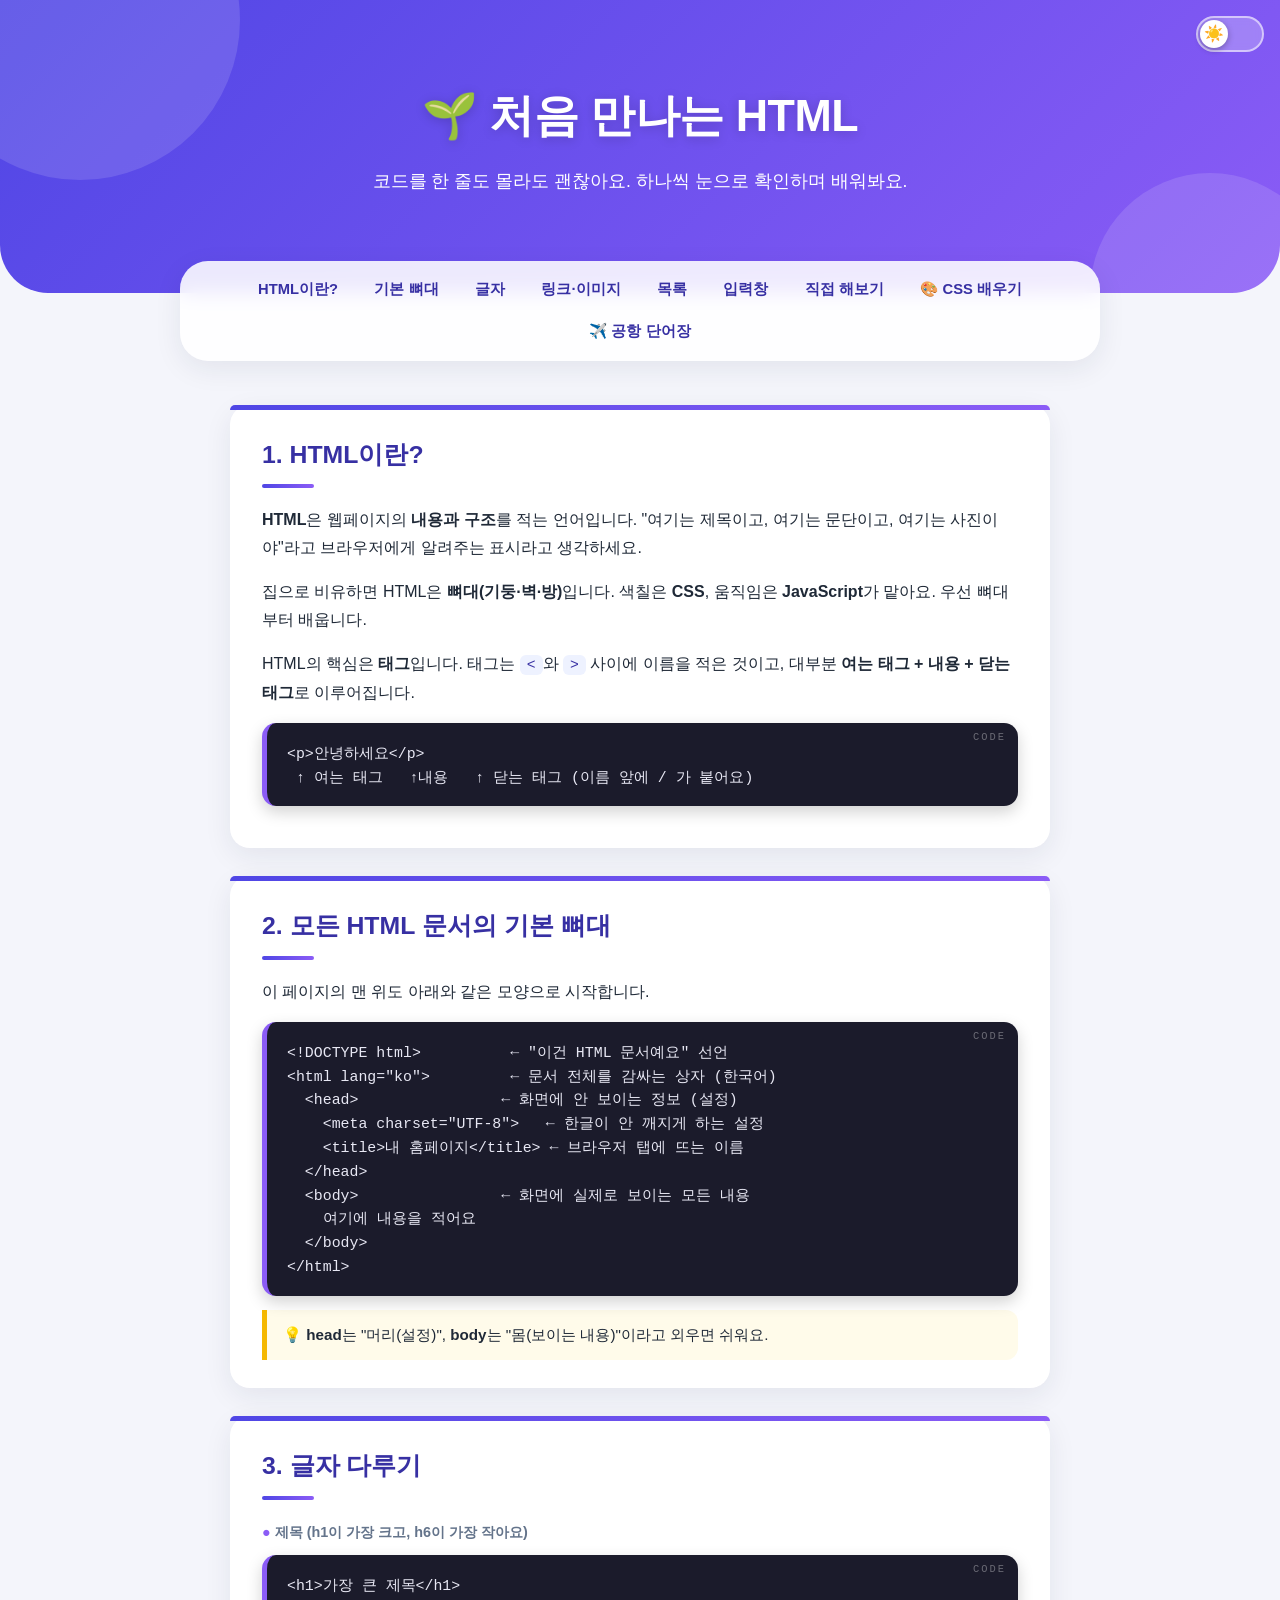
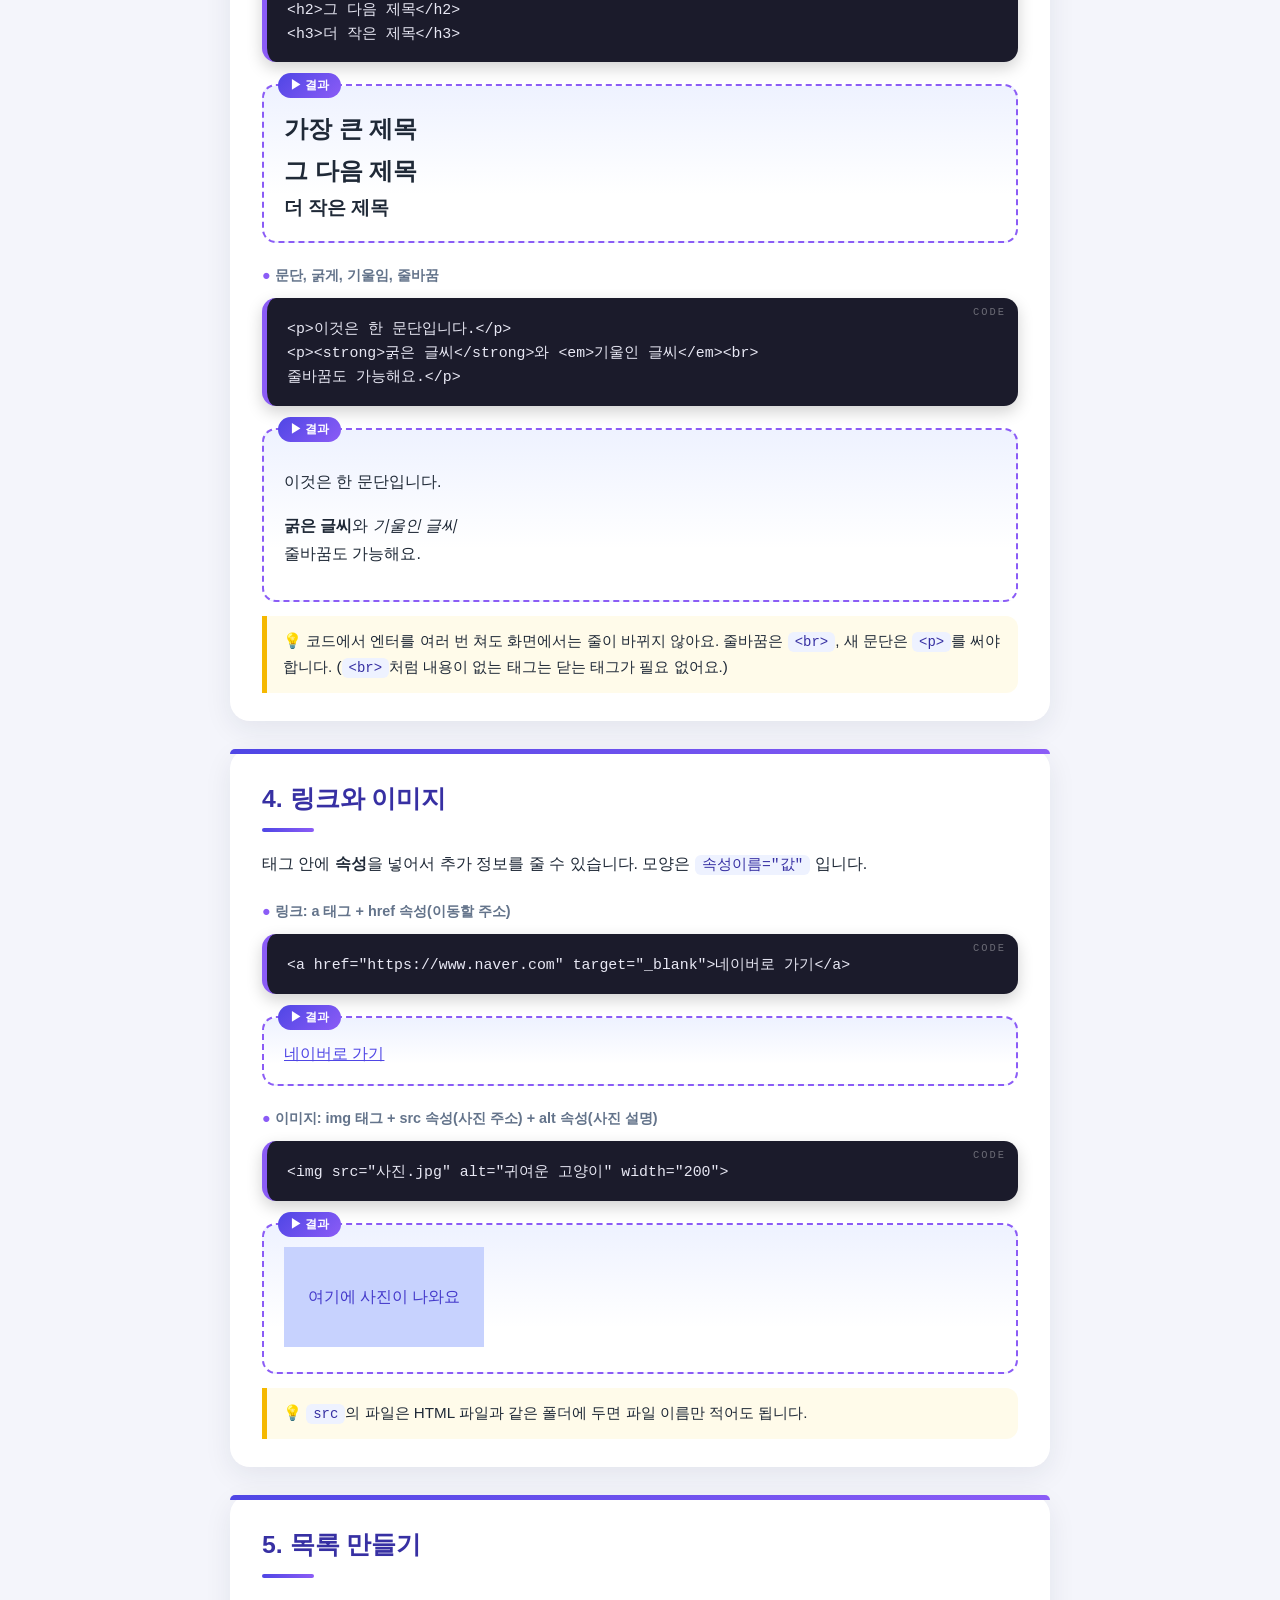
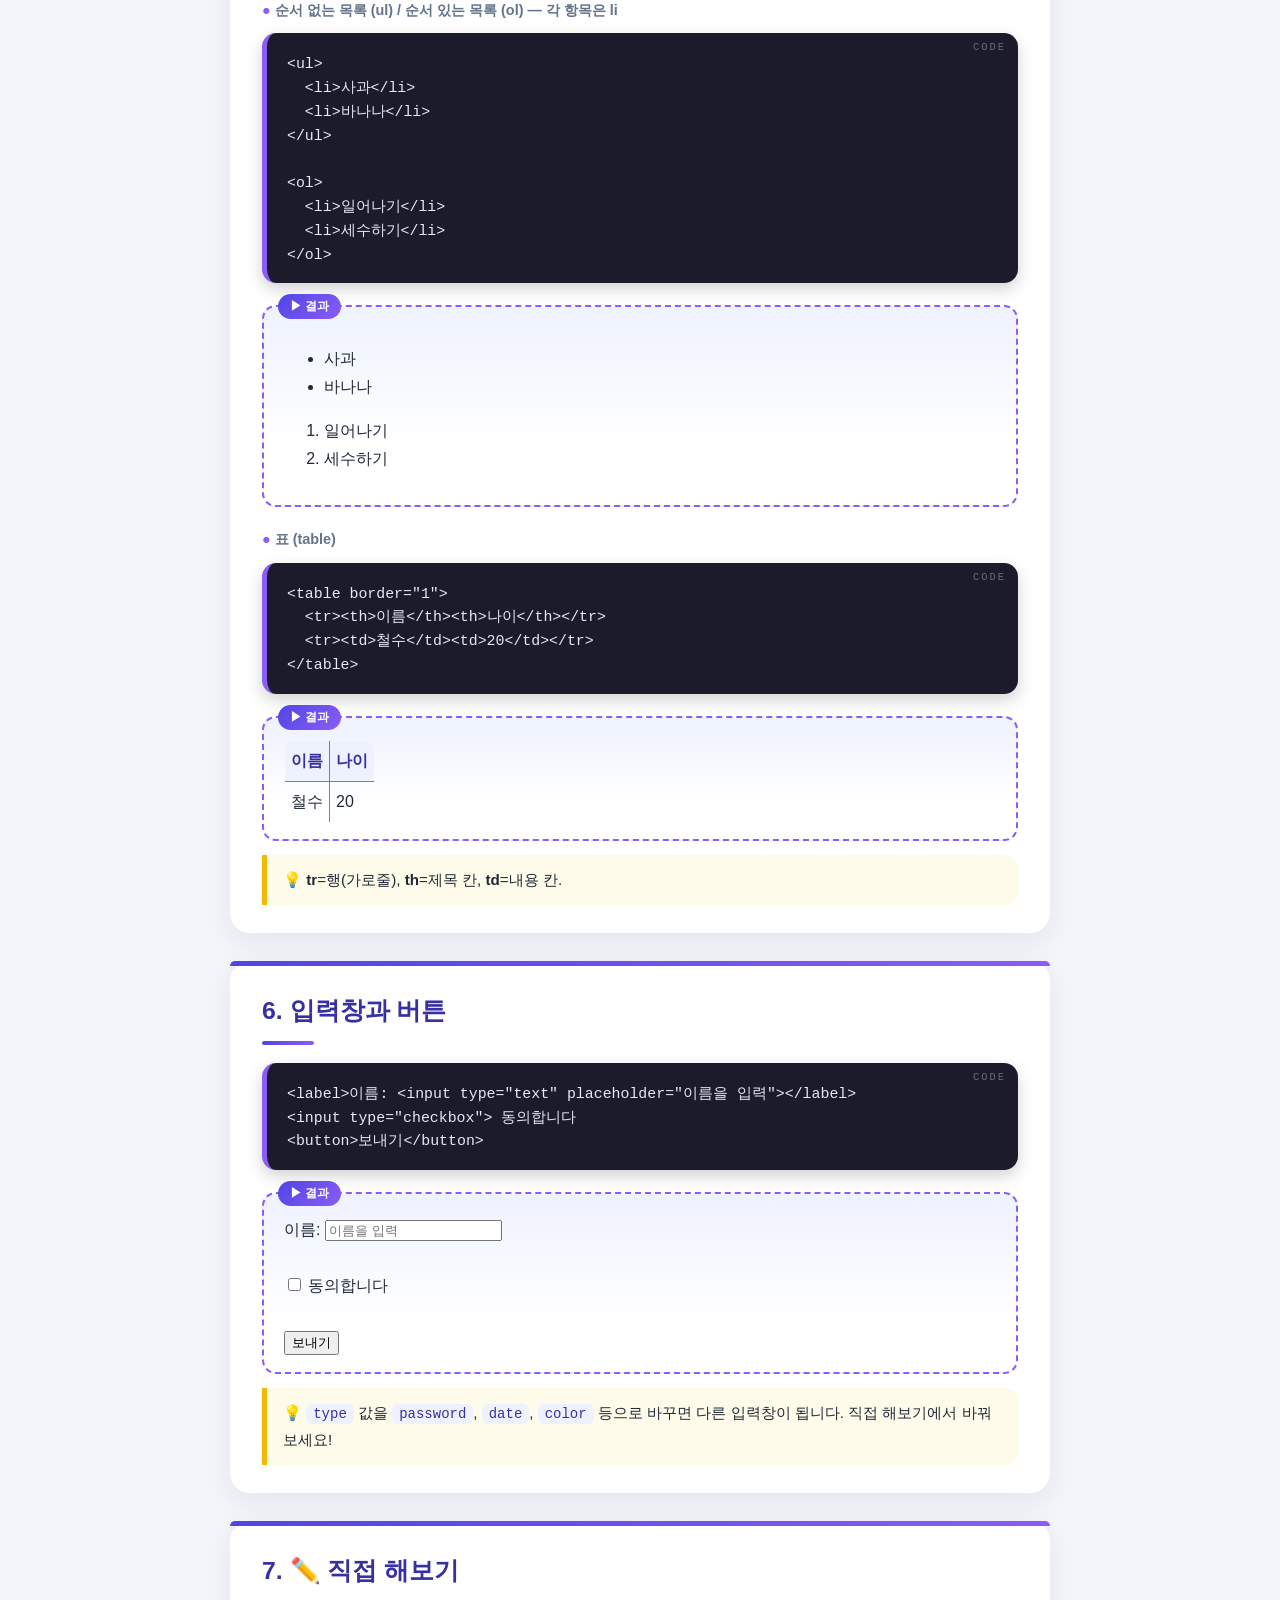
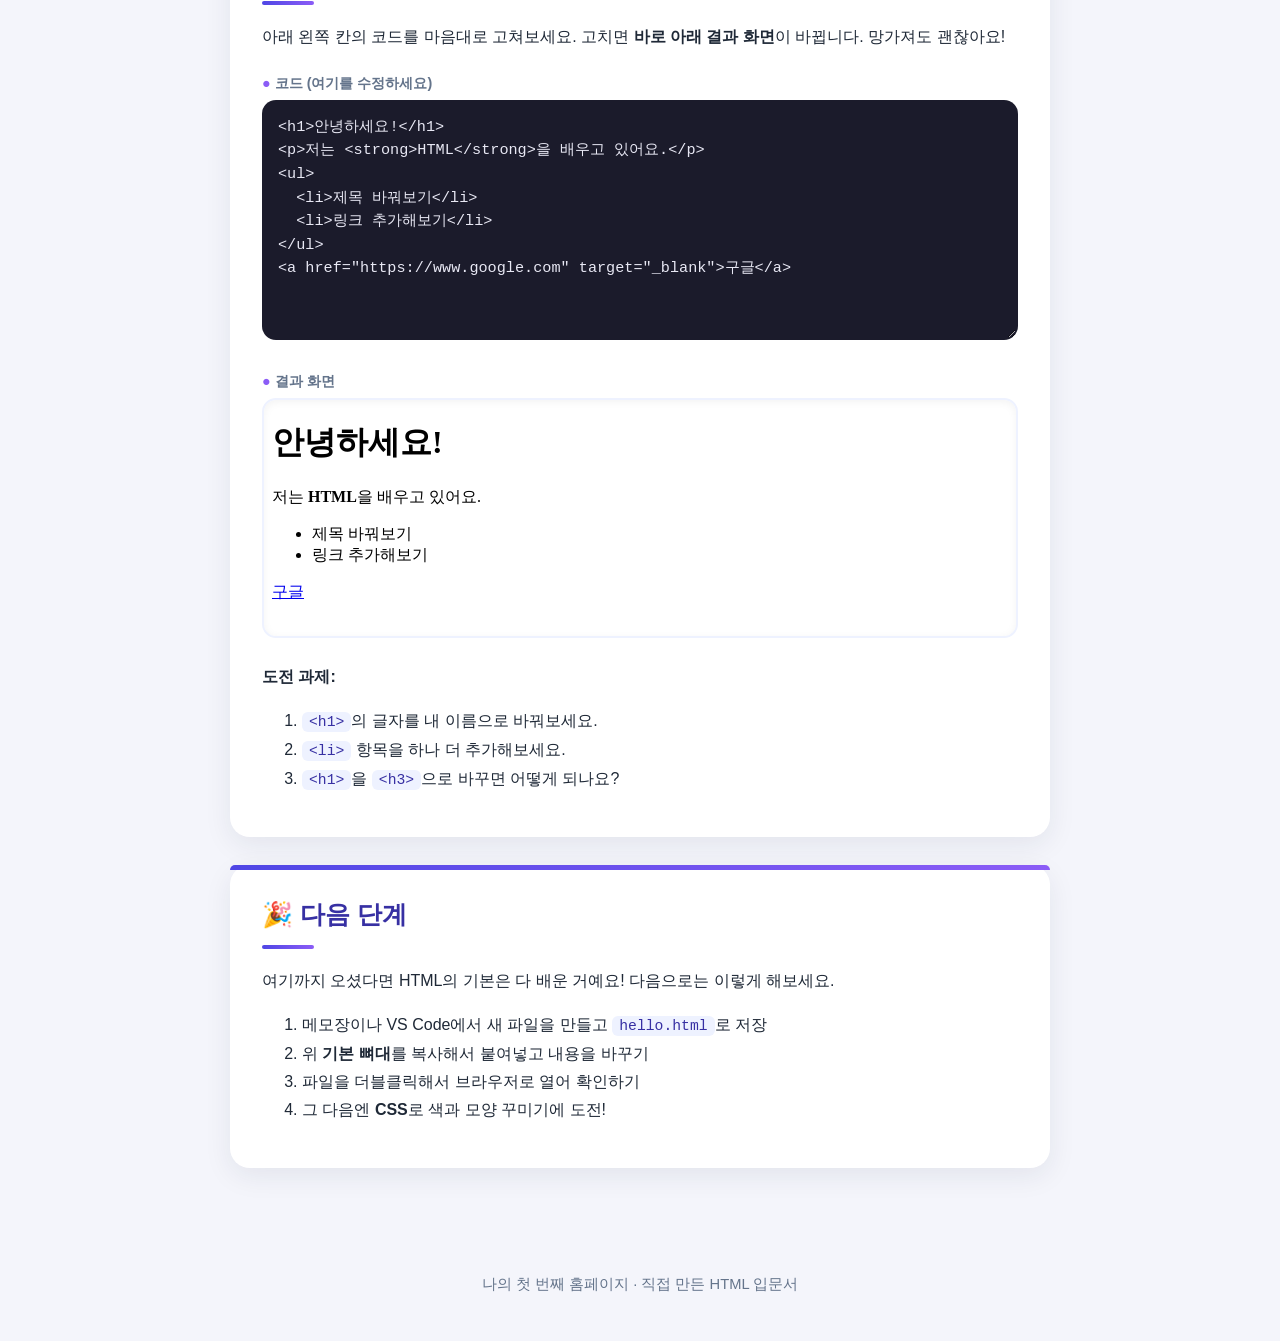
<file: index.html>
<!DOCTYPE html>
<html lang="ko">
<head>
  <meta charset="UTF-8">
  <meta name="viewport" content="width=device-width, initial-scale=1.0">
  <title>처음 만나는 HTML</title>
  <link rel="stylesheet" href="style.css">
  <script src="theme.js"></script>
</head>
<body class="theme-html">

  <header>
    <h1>🌱 처음 만나는 HTML</h1>
    <p>코드를 한 줄도 몰라도 괜찮아요. 하나씩 눈으로 확인하며 배워봐요.</p>
  </header>

  <nav>
    <a href="#what">HTML이란?</a>
    <a href="#structure">기본 뼈대</a>
    <a href="#text">글자</a>
    <a href="#link">링크·이미지</a>
    <a href="#list">목록</a>
    <a href="#form">입력창</a>
    <a href="#play">직접 해보기</a>
    <a href="css.html">🎨 CSS 배우기</a>
    <a href="voca.html">✈️ 공항 단어장</a>
  </nav>

  <main>

    <section id="what">
      <h2>1. HTML이란?</h2>
      <p>
        <b>HTML</b>은 웹페이지의 <b>내용과 구조</b>를 적는 언어입니다.
        "여기는 제목이고, 여기는 문단이고, 여기는 사진이야"라고 브라우저에게 알려주는 표시라고 생각하세요.
      </p>
      <p>
        집으로 비유하면 HTML은 <b>뼈대(기둥·벽·방)</b>입니다.
        색칠은 <b>CSS</b>, 움직임은 <b>JavaScript</b>가 맡아요. 우선 뼈대부터 배웁니다.
      </p>
      <p>
        HTML의 핵심은 <b>태그</b>입니다. 태그는 <code>&lt;</code>와 <code>&gt;</code> 사이에 이름을 적은 것이고, 대부분 <b>여는 태그 + 내용 + 닫는 태그</b>로 이루어집니다.
      </p>
<pre>&lt;p&gt;안녕하세요&lt;/p&gt;
 ↑ 여는 태그   ↑내용   ↑ 닫는 태그 (이름 앞에 / 가 붙어요)</pre>
    </section>

    <section id="structure">
      <h2>2. 모든 HTML 문서의 기본 뼈대</h2>
      <p>이 페이지의 맨 위도 아래와 같은 모양으로 시작합니다.</p>
<pre>&lt;!DOCTYPE html&gt;          ← "이건 HTML 문서예요" 선언
&lt;html lang="ko"&gt;         ← 문서 전체를 감싸는 상자 (한국어)
  &lt;head&gt;                ← 화면에 안 보이는 정보 (설정)
    &lt;meta charset="UTF-8"&gt;   ← 한글이 안 깨지게 하는 설정
    &lt;title&gt;내 홈페이지&lt;/title&gt; ← 브라우저 탭에 뜨는 이름
  &lt;/head&gt;
  &lt;body&gt;                ← 화면에 실제로 보이는 모든 내용
    여기에 내용을 적어요
  &lt;/body&gt;
&lt;/html&gt;</pre>
      <div class="tip">💡 <b>head</b>는 "머리(설정)", <b>body</b>는 "몸(보이는 내용)"이라고 외우면 쉬워요.</div>
    </section>

    <section id="text">
      <h2>3. 글자 다루기</h2>

      <div class="label">제목 (h1이 가장 크고, h6이 가장 작아요)</div>
<pre>&lt;h1&gt;가장 큰 제목&lt;/h1&gt;
&lt;h2&gt;그 다음 제목&lt;/h2&gt;
&lt;h3&gt;더 작은 제목&lt;/h3&gt;</pre>
      <div class="result">
        <h1 style="margin:0">가장 큰 제목</h1>
        <h2 style="margin:0">그 다음 제목</h2>
        <h3 style="margin:0">더 작은 제목</h3>
      </div>

      <div class="label">문단, 굵게, 기울임, 줄바꿈</div>
<pre>&lt;p&gt;이것은 한 문단입니다.&lt;/p&gt;
&lt;p&gt;&lt;strong&gt;굵은 글씨&lt;/strong&gt;와 &lt;em&gt;기울인 글씨&lt;/em&gt;&lt;br&gt;
줄바꿈도 가능해요.&lt;/p&gt;</pre>
      <div class="result">
        <p>이것은 한 문단입니다.</p>
        <p><strong>굵은 글씨</strong>와 <em>기울인 글씨</em><br>줄바꿈도 가능해요.</p>
      </div>

      <div class="tip">💡 코드에서 엔터를 여러 번 쳐도 화면에서는 줄이 바뀌지 않아요. 줄바꿈은 <code>&lt;br&gt;</code>, 새 문단은 <code>&lt;p&gt;</code>를 써야 합니다. (<code>&lt;br&gt;</code>처럼 내용이 없는 태그는 닫는 태그가 필요 없어요.)</div>
    </section>

    <section id="link">
      <h2>4. 링크와 이미지</h2>
      <p>태그 안에 <b>속성</b>을 넣어서 추가 정보를 줄 수 있습니다. 모양은 <code>속성이름="값"</code> 입니다.</p>

      <div class="label">링크: a 태그 + href 속성(이동할 주소)</div>
<pre>&lt;a href="https://www.naver.com" target="_blank"&gt;네이버로 가기&lt;/a&gt;</pre>
      <div class="result">
        <a href="https://www.naver.com" target="_blank">네이버로 가기</a>
      </div>

      <div class="label">이미지: img 태그 + src 속성(사진 주소) + alt 속성(사진 설명)</div>
<pre>&lt;img src="사진.jpg" alt="귀여운 고양이" width="200"&gt;</pre>
      <div class="result">
        <svg width="200" height="100" viewBox="0 0 200 100" role="img" aria-label="예시 이미지">
          <rect width="200" height="100" fill="#c7d2fe"/>
          <text x="100" y="55" text-anchor="middle" font-size="16" fill="#4338ca">여기에 사진이 나와요</text>
        </svg>
      </div>
      <div class="tip">💡 <code>src</code>의 파일은 HTML 파일과 같은 폴더에 두면 파일 이름만 적어도 됩니다.</div>
    </section>

    <section id="list">
      <h2>5. 목록 만들기</h2>

      <div class="label">순서 없는 목록 (ul) / 순서 있는 목록 (ol) — 각 항목은 li</div>
<pre>&lt;ul&gt;
  &lt;li&gt;사과&lt;/li&gt;
  &lt;li&gt;바나나&lt;/li&gt;
&lt;/ul&gt;

&lt;ol&gt;
  &lt;li&gt;일어나기&lt;/li&gt;
  &lt;li&gt;세수하기&lt;/li&gt;
&lt;/ol&gt;</pre>
      <div class="result">
        <ul><li>사과</li><li>바나나</li></ul>
        <ol><li>일어나기</li><li>세수하기</li></ol>
      </div>

      <div class="label">표 (table)</div>
<pre>&lt;table border="1"&gt;
  &lt;tr&gt;&lt;th&gt;이름&lt;/th&gt;&lt;th&gt;나이&lt;/th&gt;&lt;/tr&gt;
  &lt;tr&gt;&lt;td&gt;철수&lt;/td&gt;&lt;td&gt;20&lt;/td&gt;&lt;/tr&gt;
&lt;/table&gt;</pre>
      <div class="result">
        <table border="1" cellpadding="6" style="border-collapse:collapse">
          <tr><th>이름</th><th>나이</th></tr>
          <tr><td>철수</td><td>20</td></tr>
        </table>
      </div>
      <div class="tip">💡 <b>tr</b>=행(가로줄), <b>th</b>=제목 칸, <b>td</b>=내용 칸.</div>
    </section>

    <section id="form">
      <h2>6. 입력창과 버튼</h2>
<pre>&lt;label&gt;이름: &lt;input type="text" placeholder="이름을 입력"&gt;&lt;/label&gt;
&lt;input type="checkbox"&gt; 동의합니다
&lt;button&gt;보내기&lt;/button&gt;</pre>
      <div class="result">
        <label>이름: <input type="text" placeholder="이름을 입력"></label><br><br>
        <label><input type="checkbox"> 동의합니다</label><br><br>
        <button onclick="alert('버튼이 눌렸어요! (동작은 JavaScript가 담당해요)')">보내기</button>
      </div>
      <div class="tip">💡 <code>type</code> 값을 <code>password</code>, <code>date</code>, <code>color</code> 등으로 바꾸면 다른 입력창이 됩니다. 직접 해보기에서 바꿔보세요!</div>
    </section>

    <section id="play">
      <h2>7. ✏️ 직접 해보기</h2>
      <p>아래 왼쪽 칸의 코드를 마음대로 고쳐보세요. 고치면 <b>바로 아래 결과 화면</b>이 바뀝니다. 망가져도 괜찮아요!</p>
      <div class="label">코드 (여기를 수정하세요)</div>
      <textarea id="code" spellcheck="false">&lt;h1&gt;안녕하세요!&lt;/h1&gt;
&lt;p&gt;저는 &lt;strong&gt;HTML&lt;/strong&gt;을 배우고 있어요.&lt;/p&gt;
&lt;ul&gt;
  &lt;li&gt;제목 바꿔보기&lt;/li&gt;
  &lt;li&gt;링크 추가해보기&lt;/li&gt;
&lt;/ul&gt;
&lt;a href="https://www.google.com" target="_blank"&gt;구글&lt;/a&gt;</textarea>
      <div class="label">결과 화면</div>
      <iframe id="preview"></iframe>
      <p><b>도전 과제:</b></p>
      <ol>
        <li><code>&lt;h1&gt;</code>의 글자를 내 이름으로 바꿔보세요.</li>
        <li><code>&lt;li&gt;</code> 항목을 하나 더 추가해보세요.</li>
        <li><code>&lt;h1&gt;</code>을 <code>&lt;h3&gt;</code>으로 바꾸면 어떻게 되나요?</li>
      </ol>
    </section>

    <section>
      <h2>🎉 다음 단계</h2>
      <p>여기까지 오셨다면 HTML의 기본은 다 배운 거예요! 다음으로는 이렇게 해보세요.</p>
      <ol>
        <li>메모장이나 VS Code에서 새 파일을 만들고 <code>hello.html</code>로 저장</li>
        <li>위 <b>기본 뼈대</b>를 복사해서 붙여넣고 내용을 바꾸기</li>
        <li>파일을 더블클릭해서 브라우저로 열어 확인하기</li>
        <li>그 다음엔 <b>CSS</b>로 색과 모양 꾸미기에 도전!</li>
      </ol>
    </section>

  </main>

  <footer>나의 첫 번째 홈페이지 · 직접 만든 HTML 입문서</footer>

  <script>
    // 직접 해보기: 입력한 코드를 결과 화면에 보여주는 부분 (JavaScript)
    const code = document.getElementById('code');
    const preview = document.getElementById('preview');
    function update() { preview.srcdoc = code.value; }
    code.addEventListener('input', update);
    update();
  </script>
</body>
</html>
</file>
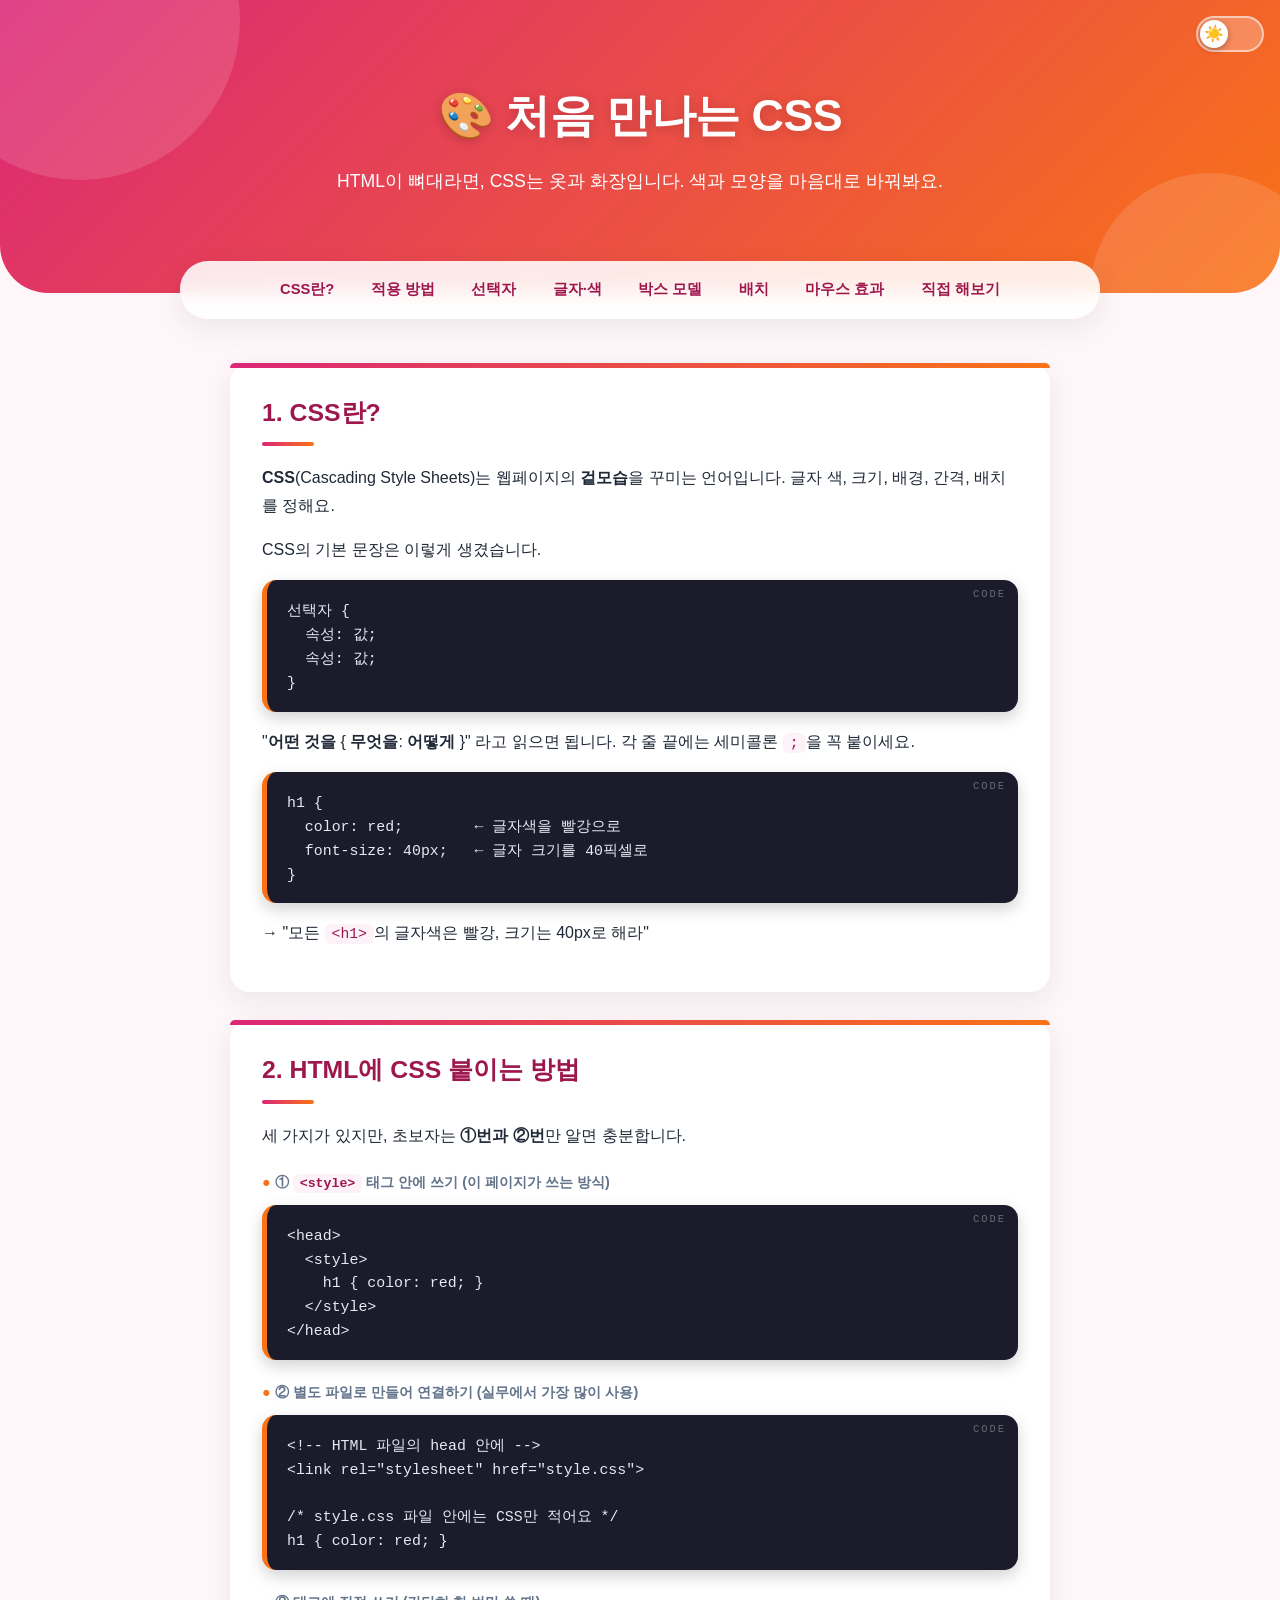
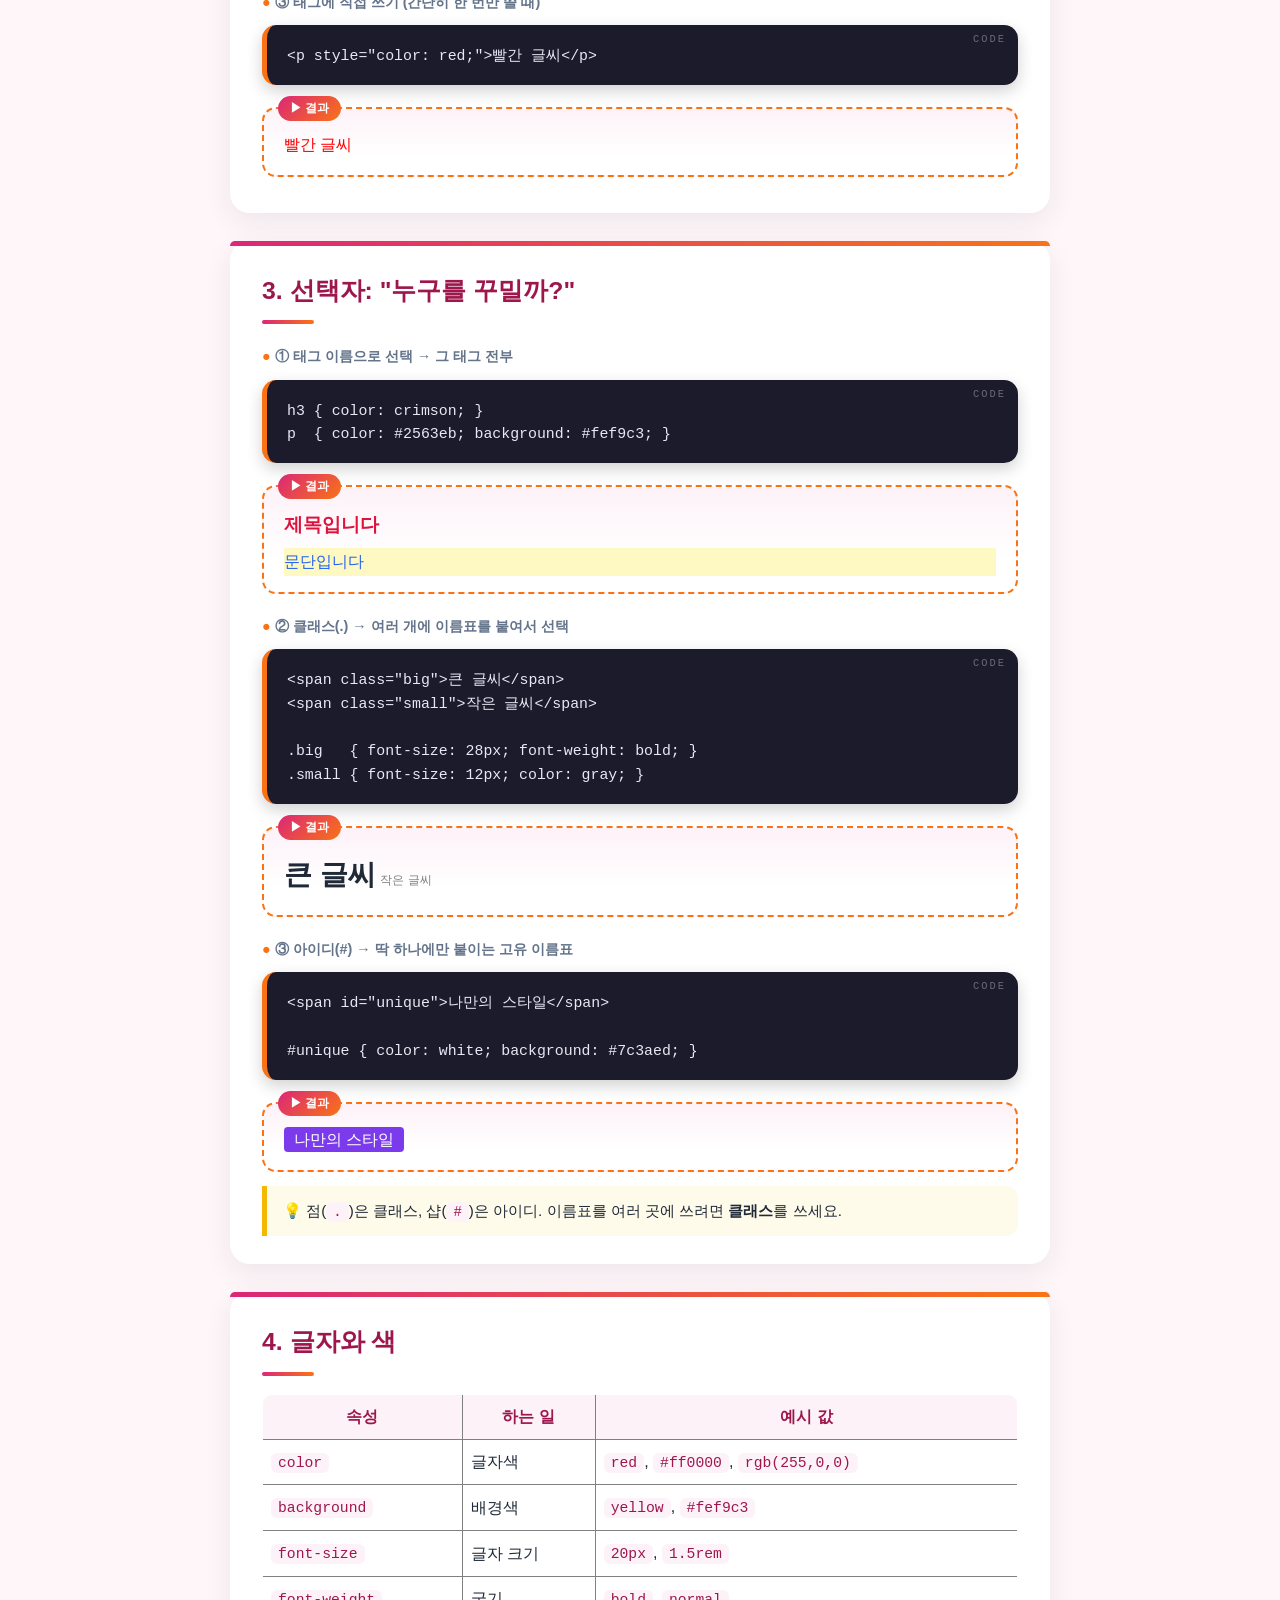
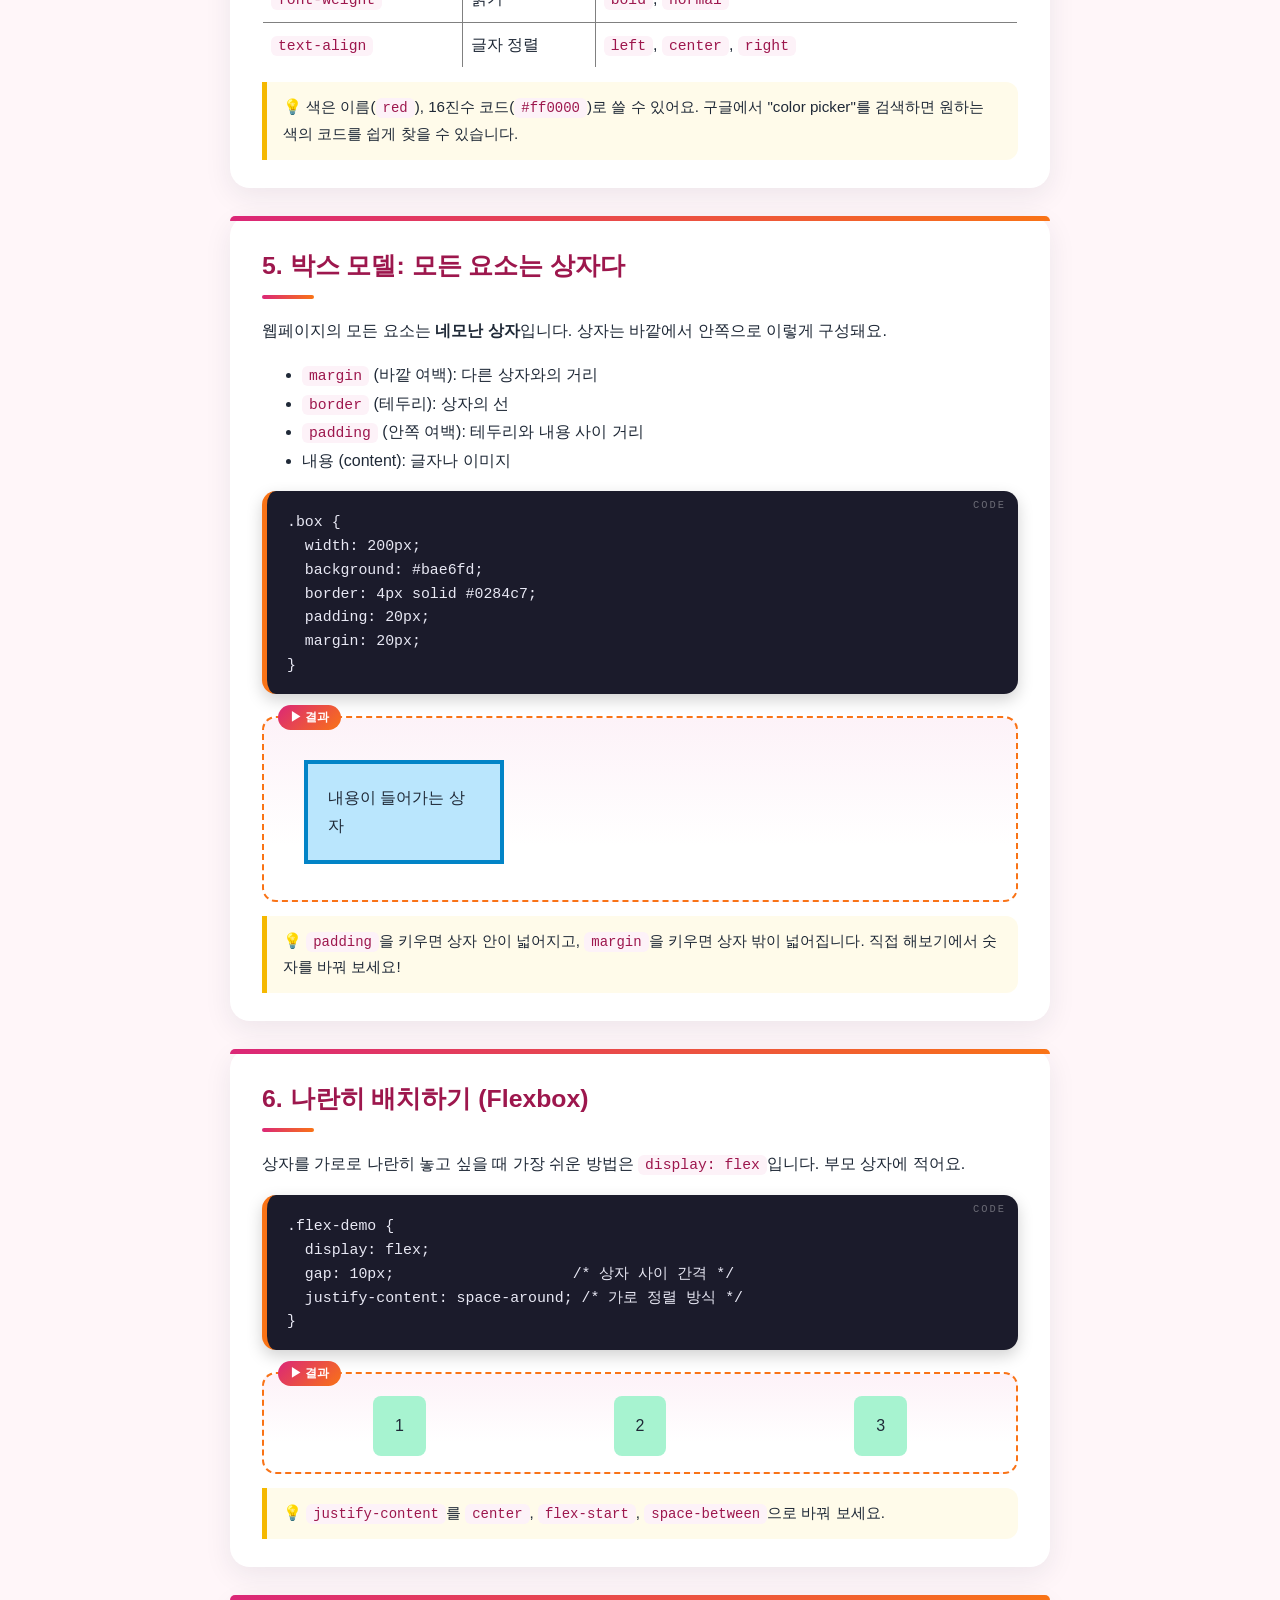
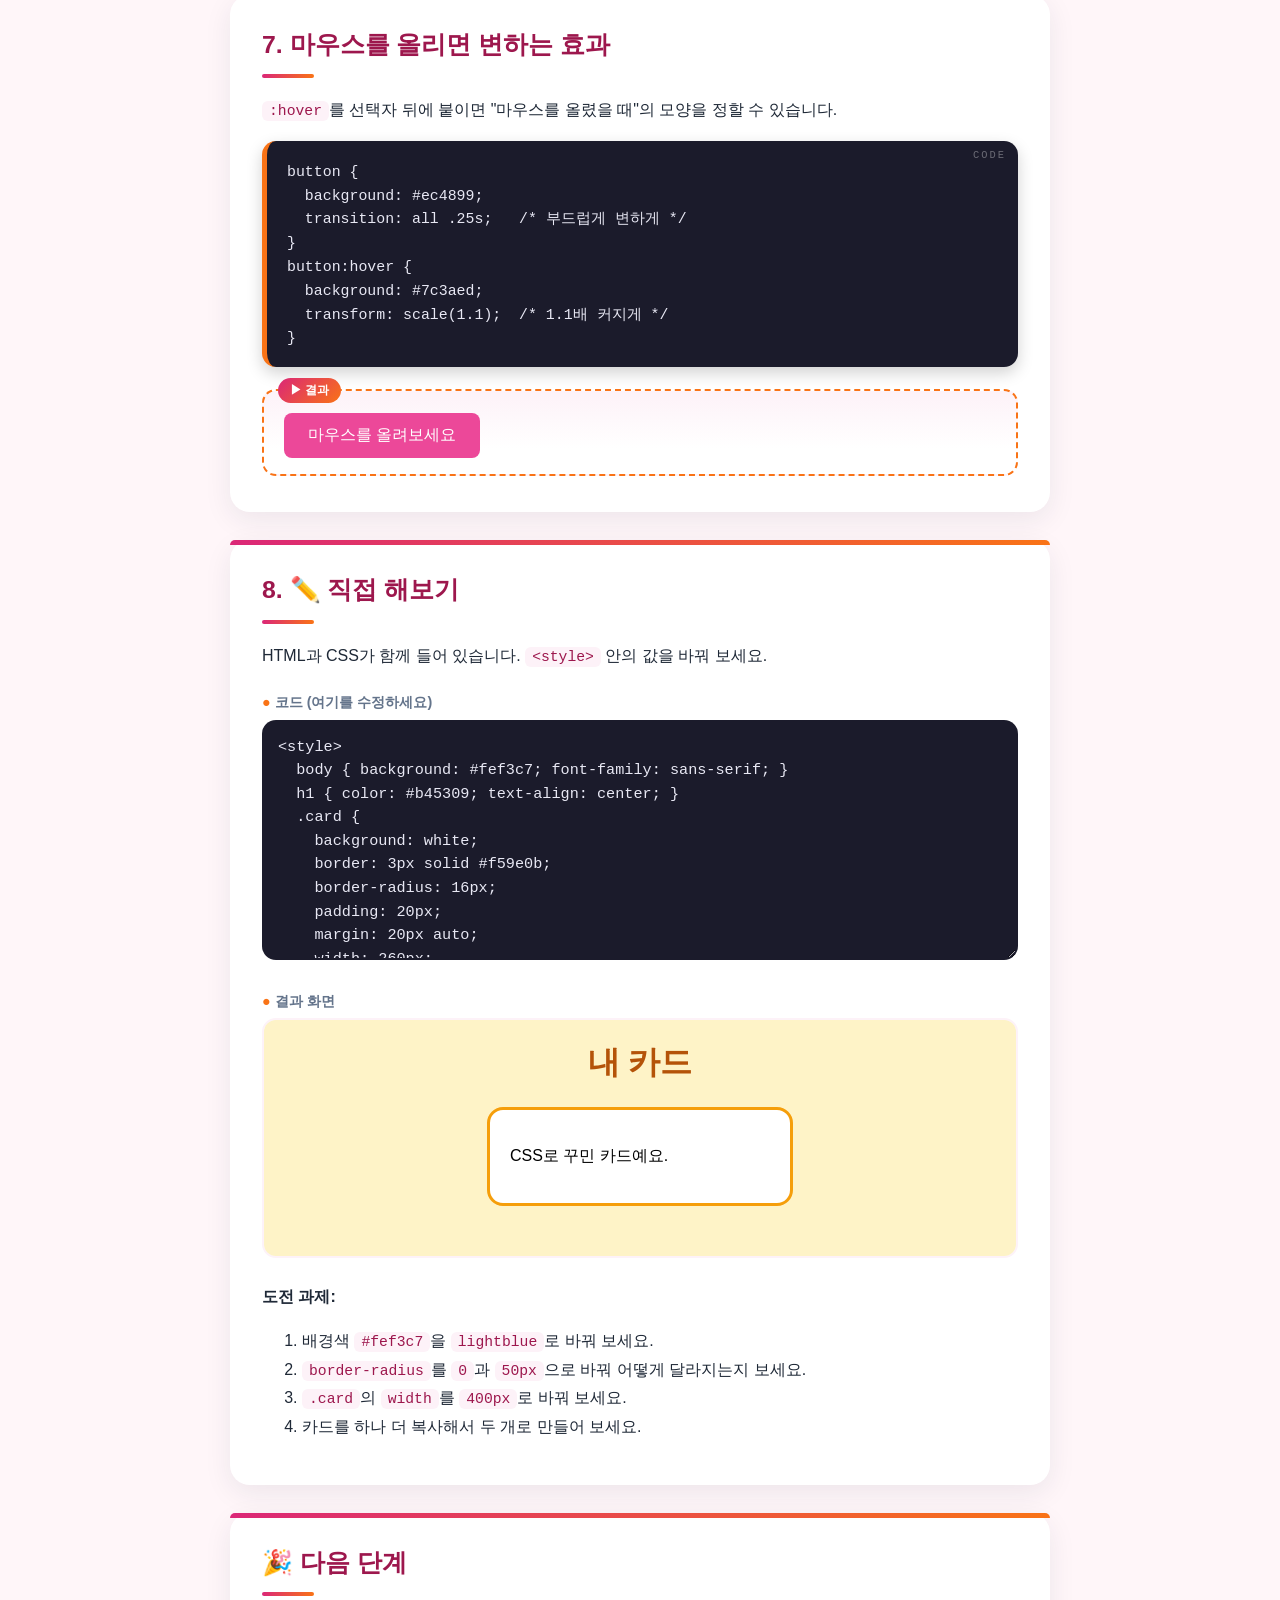
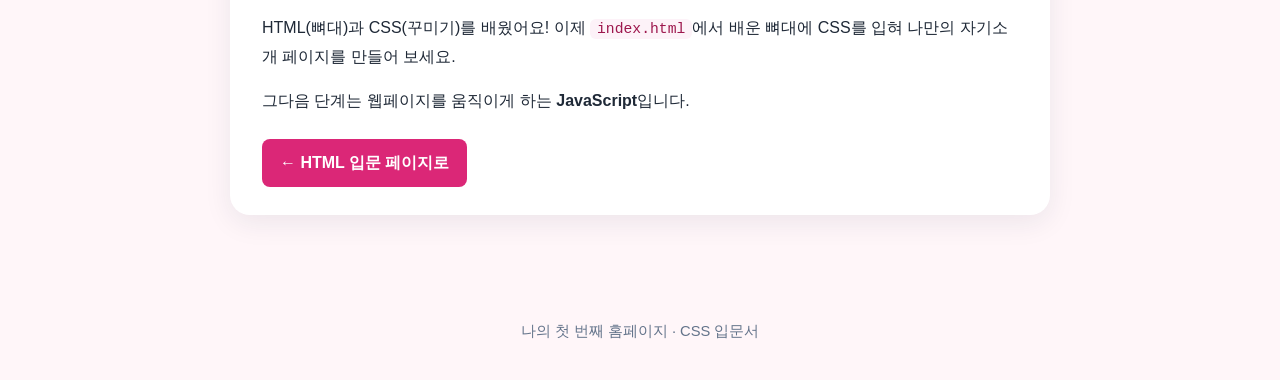
<file: css.html>
<!DOCTYPE html>
<html lang="ko">
<head>
  <meta charset="UTF-8">
  <meta name="viewport" content="width=device-width, initial-scale=1.0">
  <title>처음 만나는 CSS</title>
  <link rel="stylesheet" href="style.css">
  <script src="theme.js"></script>
  <style>
    /* ===== 예제용 스타일 (각 단원의 결과 화면에서 사용) ===== */
    .ex-color h3 { color: crimson; }
    .ex-color p  { color: #2563eb; background: #fef9c3; }
    .ex-class .big   { font-size: 28px; font-weight: bold; }
    .ex-class .small { font-size: 12px; color: gray; }
    .ex-id #unique   { color: white; background: #7c3aed; padding: 4px 10px; border-radius: 4px; }
    .box-demo { background: #bae6fd; border: 4px solid #0284c7; padding: 20px; margin: 20px; width: 200px; }
    .flex-demo { display: flex; gap: 10px; justify-content: space-around; }
    .flex-demo div { background: #a7f3d0; padding: 16px 22px; border-radius: 8px; }
    .hover-btn { background: #ec4899; color: white; border: none; padding: 12px 24px; border-radius: 8px; font-size: 1rem; cursor: pointer; transition: all .25s; }
    .hover-btn:hover { background: #7c3aed; transform: scale(1.1); }
  </style>
</head>
<body class="theme-css">

  <header>
    <h1>🎨 처음 만나는 CSS</h1>
    <p>HTML이 뼈대라면, CSS는 옷과 화장입니다. 색과 모양을 마음대로 바꿔봐요.</p>
  </header>

  <nav>
    <a href="#what">CSS란?</a>
    <a href="#how">적용 방법</a>
    <a href="#select">선택자</a>
    <a href="#text">글자·색</a>
    <a href="#box">박스 모델</a>
    <a href="#layout">배치</a>
    <a href="#hover">마우스 효과</a>
    <a href="#play">직접 해보기</a>
  </nav>

  <main>

    <section id="what">
      <h2>1. CSS란?</h2>
      <p><b>CSS</b>(Cascading Style Sheets)는 웹페이지의 <b>겉모습</b>을 꾸미는 언어입니다. 글자 색, 크기, 배경, 간격, 배치를 정해요.</p>
      <p>CSS의 기본 문장은 이렇게 생겼습니다.</p>
<pre>선택자 {
  속성: 값;
  속성: 값;
}</pre>
      <p>"<b>어떤 것을</b> { <b>무엇을</b>: <b>어떻게</b> }" 라고 읽으면 됩니다. 각 줄 끝에는 세미콜론 <code>;</code>을 꼭 붙이세요.</p>
<pre>h1 {
  color: red;        ← 글자색을 빨강으로
  font-size: 40px;   ← 글자 크기를 40픽셀로
}</pre>
      <p>→ "모든 <code>&lt;h1&gt;</code>의 글자색은 빨강, 크기는 40px로 해라"</p>
    </section>

    <section id="how">
      <h2>2. HTML에 CSS 붙이는 방법</h2>
      <p>세 가지가 있지만, 초보자는 <b>①번과 ②번</b>만 알면 충분합니다.</p>

      <div class="label">① <code>&lt;style&gt;</code> 태그 안에 쓰기 (이 페이지가 쓰는 방식)</div>
<pre>&lt;head&gt;
  &lt;style&gt;
    h1 { color: red; }
  &lt;/style&gt;
&lt;/head&gt;</pre>

      <div class="label">② 별도 파일로 만들어 연결하기 (실무에서 가장 많이 사용)</div>
<pre>&lt;!-- HTML 파일의 head 안에 --&gt;
&lt;link rel="stylesheet" href="style.css"&gt;

/* style.css 파일 안에는 CSS만 적어요 */
h1 { color: red; }</pre>

      <div class="label">③ 태그에 직접 쓰기 (간단히 한 번만 쓸 때)</div>
<pre>&lt;p style="color: red;"&gt;빨간 글씨&lt;/p&gt;</pre>
      <div class="result"><p style="color: red; margin:0">빨간 글씨</p></div>
    </section>

    <section id="select">
      <h2>3. 선택자: "누구를 꾸밀까?"</h2>

      <div class="label">① 태그 이름으로 선택 → 그 태그 전부</div>
<pre>h3 { color: crimson; }
p  { color: #2563eb; background: #fef9c3; }</pre>
      <div class="result ex-color">
        <h3 style="margin:0">제목입니다</h3>
        <p style="margin:6px 0 0">문단입니다</p>
      </div>

      <div class="label">② 클래스(.) → 여러 개에 이름표를 붙여서 선택</div>
<pre>&lt;span class="big"&gt;큰 글씨&lt;/span&gt;
&lt;span class="small"&gt;작은 글씨&lt;/span&gt;

.big   { font-size: 28px; font-weight: bold; }
.small { font-size: 12px; color: gray; }</pre>
      <div class="result ex-class">
        <span class="big">큰 글씨</span> <span class="small">작은 글씨</span>
      </div>

      <div class="label">③ 아이디(#) → 딱 하나에만 붙이는 고유 이름표</div>
<pre>&lt;span id="unique"&gt;나만의 스타일&lt;/span&gt;

#unique { color: white; background: #7c3aed; }</pre>
      <div class="result ex-id"><span id="unique">나만의 스타일</span></div>

      <div class="tip">💡 점(<code>.</code>)은 클래스, 샵(<code>#</code>)은 아이디. 이름표를 여러 곳에 쓰려면 <b>클래스</b>를 쓰세요.</div>
    </section>

    <section id="text">
      <h2>4. 글자와 색</h2>
      <table border="1" cellpadding="8" style="border-collapse:collapse; width:100%">
        <tr><th>속성</th><th>하는 일</th><th>예시 값</th></tr>
        <tr><td><code>color</code></td><td>글자색</td><td><code>red</code>, <code>#ff0000</code>, <code>rgb(255,0,0)</code></td></tr>
        <tr><td><code>background</code></td><td>배경색</td><td><code>yellow</code>, <code>#fef9c3</code></td></tr>
        <tr><td><code>font-size</code></td><td>글자 크기</td><td><code>20px</code>, <code>1.5rem</code></td></tr>
        <tr><td><code>font-weight</code></td><td>굵기</td><td><code>bold</code>, <code>normal</code></td></tr>
        <tr><td><code>text-align</code></td><td>글자 정렬</td><td><code>left</code>, <code>center</code>, <code>right</code></td></tr>
      </table>
      <div class="tip">💡 색은 이름(<code>red</code>), 16진수 코드(<code>#ff0000</code>)로 쓸 수 있어요. 구글에서 "color picker"를 검색하면 원하는 색의 코드를 쉽게 찾을 수 있습니다.</div>
    </section>

    <section id="box">
      <h2>5. 박스 모델: 모든 요소는 상자다</h2>
      <p>웹페이지의 모든 요소는 <b>네모난 상자</b>입니다. 상자는 바깥에서 안쪽으로 이렇게 구성돼요.</p>
      <ul>
        <li><code>margin</code> (바깥 여백): 다른 상자와의 거리</li>
        <li><code>border</code> (테두리): 상자의 선</li>
        <li><code>padding</code> (안쪽 여백): 테두리와 내용 사이 거리</li>
        <li>내용 (content): 글자나 이미지</li>
      </ul>
<pre>.box {
  width: 200px;
  background: #bae6fd;
  border: 4px solid #0284c7;
  padding: 20px;
  margin: 20px;
}</pre>
      <div class="result">
        <div class="box-demo">내용이 들어가는 상자</div>
      </div>
      <div class="tip">💡 <code>padding</code>을 키우면 상자 안이 넓어지고, <code>margin</code>을 키우면 상자 밖이 넓어집니다. 직접 해보기에서 숫자를 바꿔 보세요!</div>
    </section>

    <section id="layout">
      <h2>6. 나란히 배치하기 (Flexbox)</h2>
      <p>상자를 가로로 나란히 놓고 싶을 때 가장 쉬운 방법은 <code>display: flex</code>입니다. 부모 상자에 적어요.</p>
<pre>.flex-demo {
  display: flex;
  gap: 10px;                    /* 상자 사이 간격 */
  justify-content: space-around; /* 가로 정렬 방식 */
}</pre>
      <div class="result">
        <div class="flex-demo"><div>1</div><div>2</div><div>3</div></div>
      </div>
      <div class="tip">💡 <code>justify-content</code>를 <code>center</code>, <code>flex-start</code>, <code>space-between</code>으로 바꿔 보세요.</div>
    </section>

    <section id="hover">
      <h2>7. 마우스를 올리면 변하는 효과</h2>
      <p><code>:hover</code>를 선택자 뒤에 붙이면 "마우스를 올렸을 때"의 모양을 정할 수 있습니다.</p>
<pre>button {
  background: #ec4899;
  transition: all .25s;   /* 부드럽게 변하게 */
}
button:hover {
  background: #7c3aed;
  transform: scale(1.1);  /* 1.1배 커지게 */
}</pre>
      <div class="result">
        <button class="hover-btn">마우스를 올려보세요</button>
      </div>
    </section>

    <section id="play">
      <h2>8. ✏️ 직접 해보기</h2>
      <p>HTML과 CSS가 함께 들어 있습니다. <code>&lt;style&gt;</code> 안의 값을 바꿔 보세요.</p>
      <div class="label">코드 (여기를 수정하세요)</div>
      <textarea id="code" spellcheck="false">&lt;style&gt;
  body { background: #fef3c7; font-family: sans-serif; }
  h1 { color: #b45309; text-align: center; }
  .card {
    background: white;
    border: 3px solid #f59e0b;
    border-radius: 16px;
    padding: 20px;
    margin: 20px auto;
    width: 260px;
  }
&lt;/style&gt;

&lt;h1&gt;내 카드&lt;/h1&gt;
&lt;div class="card"&gt;
  &lt;p&gt;CSS로 꾸민 카드예요.&lt;/p&gt;
&lt;/div&gt;</textarea>
      <div class="label">결과 화면</div>
      <iframe id="preview"></iframe>
      <p><b>도전 과제:</b></p>
      <ol>
        <li>배경색 <code>#fef3c7</code>을 <code>lightblue</code>로 바꿔 보세요.</li>
        <li><code>border-radius</code>를 <code>0</code>과 <code>50px</code>으로 바꿔 어떻게 달라지는지 보세요.</li>
        <li><code>.card</code>의 <code>width</code>를 <code>400px</code>로 바꿔 보세요.</li>
        <li>카드를 하나 더 복사해서 두 개로 만들어 보세요.</li>
      </ol>
    </section>

    <section>
      <h2>🎉 다음 단계</h2>
      <p>HTML(뼈대)과 CSS(꾸미기)를 배웠어요! 이제 <code>index.html</code>에서 배운 뼈대에 CSS를 입혀 나만의 자기소개 페이지를 만들어 보세요.</p>
      <p>그다음 단계는 웹페이지를 움직이게 하는 <b>JavaScript</b>입니다.</p>
      <a class="back" href="index.html" style="background:#db2777; padding:10px 18px; border-radius:8px; text-decoration:none;">← HTML 입문 페이지로</a>
    </section>

  </main>

  <footer>나의 첫 번째 홈페이지 · CSS 입문서</footer>

  <script>
    const code = document.getElementById('code');
    const preview = document.getElementById('preview');
    function update() { preview.srcdoc = code.value; }
    code.addEventListener('input', update);
    update();
  </script>
</body>
</html>
</file>
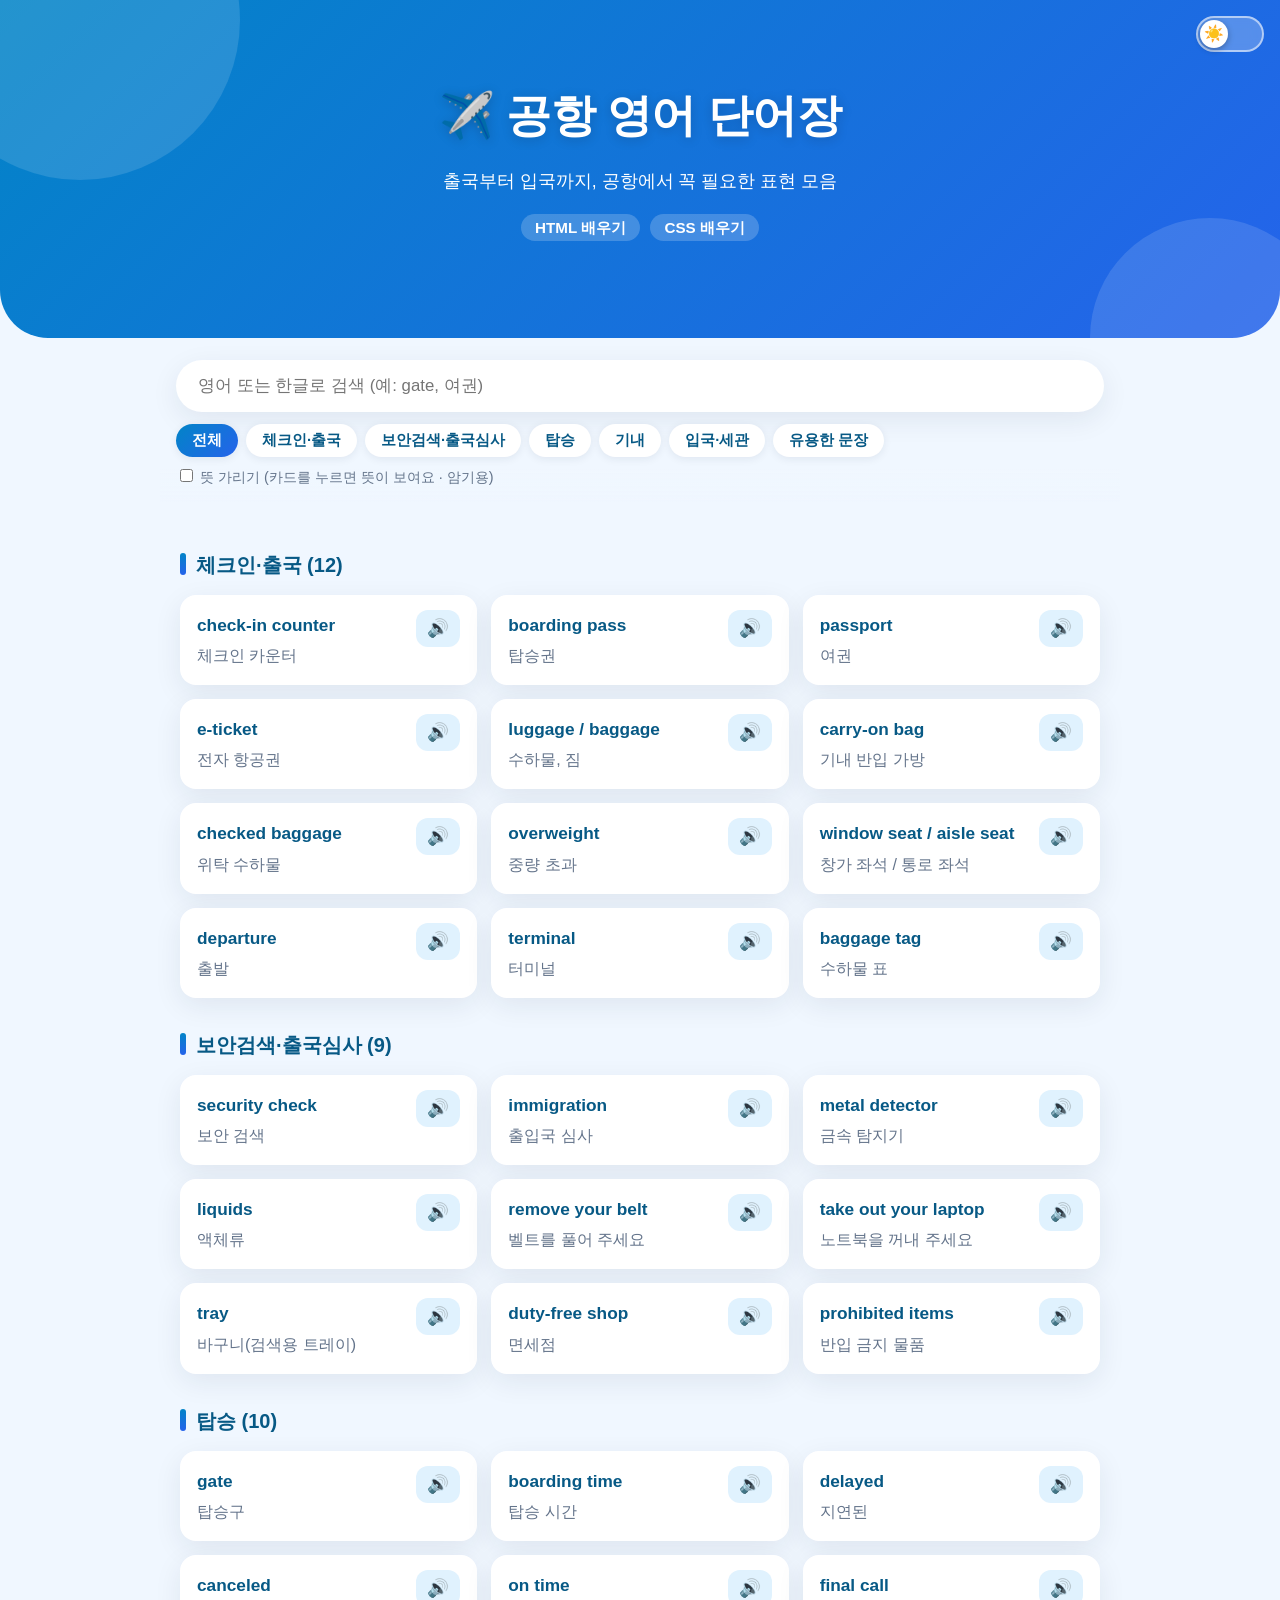
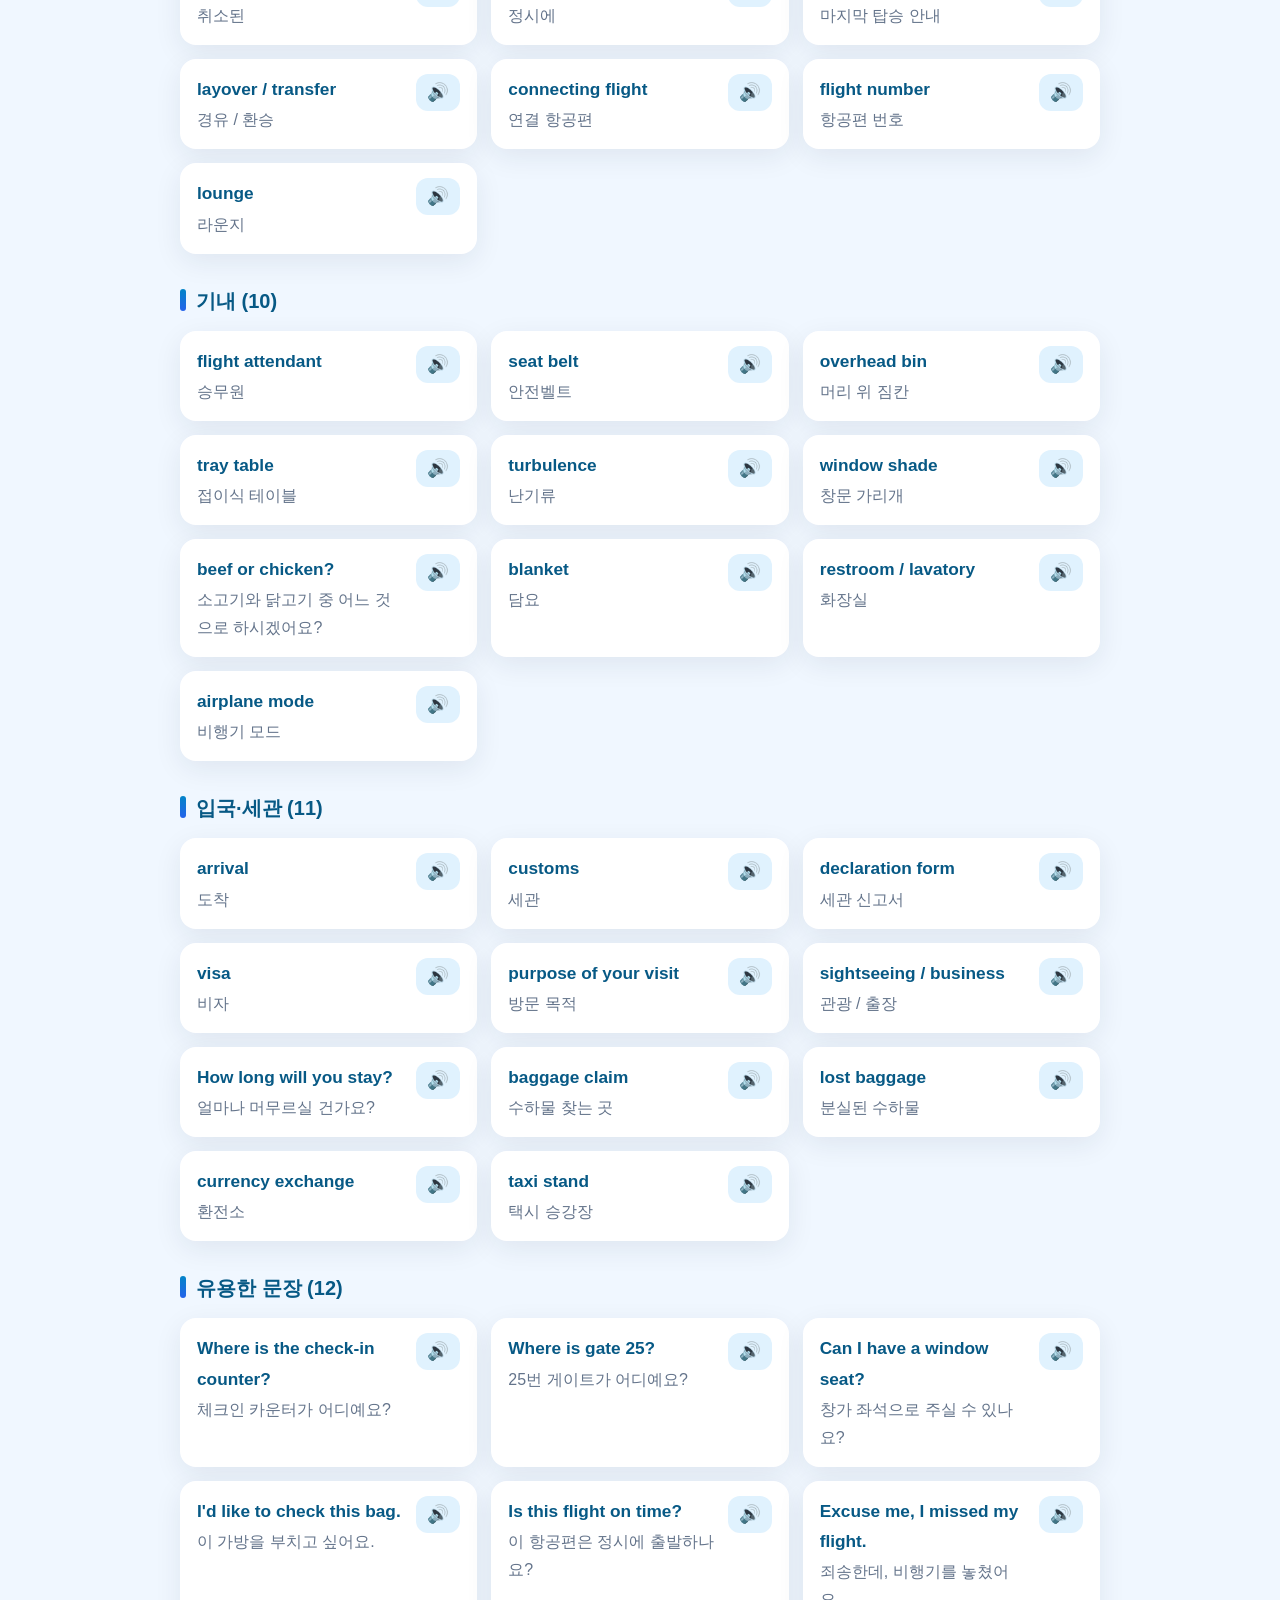
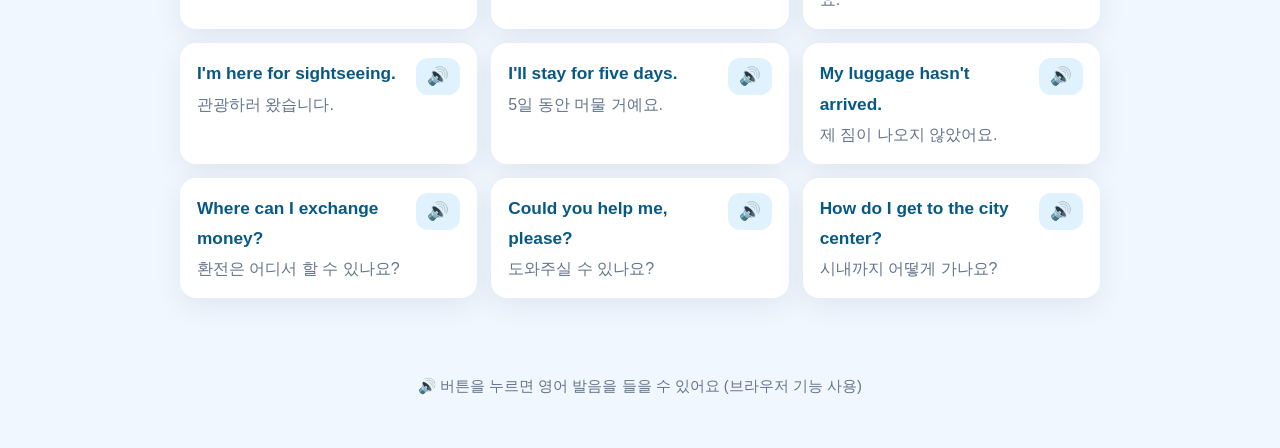
<file: voca.html>
<!DOCTYPE html>
<html lang="ko">
<head>
  <meta charset="UTF-8">
  <meta name="viewport" content="width=device-width, initial-scale=1.0">
  <title>공항 영어 단어장</title>
  <link rel="stylesheet" href="style.css">
  <script src="theme.js"></script>
  <style>
    main { max-width: 960px; }
    .toolbar { max-width: 960px; margin: 0 auto; padding: 22px 16px 4px; position: sticky; top: 0; z-index: 15;
      background: linear-gradient(var(--bg) 80%, transparent); }
    .toolbar input[type=search] {
      width: 100%; padding: 14px 20px; font-size: 1.05rem; background: var(--card); color: var(--text);
      border: 2px solid transparent; border-radius: 999px; box-shadow: var(--shadow);
      outline: none; transition: border-color .2s, box-shadow .2s;
    }
    .toolbar input[type=search]:focus { border-color: var(--accent2); box-shadow: 0 0 0 4px var(--accent-soft); }
    .tabs { margin: 12px 0 8px; display: flex; flex-wrap: wrap; gap: 8px; }
    .tabs button {
      border: 0; background: var(--card); color: var(--accent-ink); padding: 7px 16px; border-radius: 999px;
      cursor: pointer; font-size: .92rem; font-weight: 700; font-family: inherit;
      box-shadow: 0 2px 8px rgba(30,41,59,.08); transition: transform .15s, background .2s, color .2s;
    }
    .tabs button:hover { transform: translateY(-2px); }
    .tabs button.on { background: linear-gradient(135deg, var(--accent), var(--accent2)); color: #fff; }
    .opts { font-size: .9rem; color: var(--muted); padding-bottom: 8px; }
    main > h2 { color: var(--accent-ink); margin: 30px 0 12px; font-size: 1.25rem; }
    main > h2::before { content: ""; display: inline-block; width: 6px; height: 1.1em; margin-right: 10px;
      vertical-align: -3px; border-radius: 3px; background: linear-gradient(var(--accent), var(--accent2)); }
    .grid { display: grid; grid-template-columns: repeat(auto-fill, minmax(270px, 1fr)); gap: 14px; }
    .card {
      background: var(--card); border-radius: 16px; padding: 14px 16px; box-shadow: var(--shadow);
      display: flex; align-items: flex-start; gap: 10px; border: 1px solid transparent;
      transition: transform .2s, border-color .2s, box-shadow .2s; animation: fadeUp .4s ease both;
    }
    .card:hover { transform: translateY(-3px); border-color: var(--accent2); box-shadow: 0 12px 28px rgba(2,132,199,.16); }
    .card .txt { flex: 1; cursor: pointer; }
    .en { font-weight: 800; font-size: 1.08rem; color: var(--accent-ink); }
    .ko { color: var(--muted); margin-top: 2px; }
    .hide .ko { filter: blur(7px); transition: filter .25s; user-select: none; }
    .hide .card.show .ko { filter: none; }
    .say { border: 0; background: var(--accent-soft); border-radius: 12px; padding: 8px 11px; cursor: pointer;
      font-size: 1.1rem; transition: transform .15s, background .2s; }
    .say:hover { background: var(--accent2); transform: scale(1.1); }
    .empty { text-align: center; color: var(--muted); padding: 40px; }
  </style>
</head>
<body class="theme-voca">

  <header>
    <h1>✈️ 공항 영어 단어장</h1>
    <p>출국부터 입국까지, 공항에서 꼭 필요한 표현 모음</p>
    <p class="hdr-links"><a href="index.html">HTML 배우기</a> <a href="css.html">CSS 배우기</a></p>
  </header>

  <div class="toolbar">
    <input type="search" id="q" placeholder="영어 또는 한글로 검색 (예: gate, 여권)">
    <div class="tabs" id="tabs"></div>
    <div class="opts">
      <label><input type="checkbox" id="hideKo"> 뜻 가리기 (카드를 누르면 뜻이 보여요 · 암기용)</label>
    </div>
  </div>

  <main id="list"></main>

  <footer>🔊 버튼을 누르면 영어 발음을 들을 수 있어요 (브라우저 기능 사용)</footer>

  <script>
    // 단어장 데이터: [영어, 한글 뜻]. 여기에 줄을 추가하면 단어가 늘어납니다.
    const DATA = {
      "체크인·출국": [
        ["check-in counter", "체크인 카운터"],
        ["boarding pass", "탑승권"],
        ["passport", "여권"],
        ["e-ticket", "전자 항공권"],
        ["luggage / baggage", "수하물, 짐"],
        ["carry-on bag", "기내 반입 가방"],
        ["checked baggage", "위탁 수하물"],
        ["overweight", "중량 초과"],
        ["window seat / aisle seat", "창가 좌석 / 통로 좌석"],
        ["departure", "출발"],
        ["terminal", "터미널"],
        ["baggage tag", "수하물 표"]
      ],
      "보안검색·출국심사": [
        ["security check", "보안 검색"],
        ["immigration", "출입국 심사"],
        ["metal detector", "금속 탐지기"],
        ["liquids", "액체류"],
        ["remove your belt", "벨트를 풀어 주세요"],
        ["take out your laptop", "노트북을 꺼내 주세요"],
        ["tray", "바구니(검색용 트레이)"],
        ["duty-free shop", "면세점"],
        ["prohibited items", "반입 금지 물품"]
      ],
      "탑승": [
        ["gate", "탑승구"],
        ["boarding time", "탑승 시간"],
        ["delayed", "지연된"],
        ["canceled", "취소된"],
        ["on time", "정시에"],
        ["final call", "마지막 탑승 안내"],
        ["layover / transfer", "경유 / 환승"],
        ["connecting flight", "연결 항공편"],
        ["flight number", "항공편 번호"],
        ["lounge", "라운지"]
      ],
      "기내": [
        ["flight attendant", "승무원"],
        ["seat belt", "안전벨트"],
        ["overhead bin", "머리 위 짐칸"],
        ["tray table", "접이식 테이블"],
        ["turbulence", "난기류"],
        ["window shade", "창문 가리개"],
        ["beef or chicken?", "소고기와 닭고기 중 어느 것으로 하시겠어요?"],
        ["blanket", "담요"],
        ["restroom / lavatory", "화장실"],
        ["airplane mode", "비행기 모드"]
      ],
      "입국·세관": [
        ["arrival", "도착"],
        ["customs", "세관"],
        ["declaration form", "세관 신고서"],
        ["visa", "비자"],
        ["purpose of your visit", "방문 목적"],
        ["sightseeing / business", "관광 / 출장"],
        ["How long will you stay?", "얼마나 머무르실 건가요?"],
        ["baggage claim", "수하물 찾는 곳"],
        ["lost baggage", "분실된 수하물"],
        ["currency exchange", "환전소"],
        ["taxi stand", "택시 승강장"]
      ],
      "유용한 문장": [
        ["Where is the check-in counter?", "체크인 카운터가 어디예요?"],
        ["Where is gate 25?", "25번 게이트가 어디예요?"],
        ["Can I have a window seat?", "창가 좌석으로 주실 수 있나요?"],
        ["I'd like to check this bag.", "이 가방을 부치고 싶어요."],
        ["Is this flight on time?", "이 항공편은 정시에 출발하나요?"],
        ["Excuse me, I missed my flight.", "죄송한데, 비행기를 놓쳤어요."],
        ["I'm here for sightseeing.", "관광하러 왔습니다."],
        ["I'll stay for five days.", "5일 동안 머물 거예요."],
        ["My luggage hasn't arrived.", "제 짐이 나오지 않았어요."],
        ["Where can I exchange money?", "환전은 어디서 할 수 있나요?"],
        ["Could you help me, please?", "도와주실 수 있나요?"],
        ["How do I get to the city center?", "시내까지 어떻게 가나요?"]
      ]
    };

    const listEl = document.getElementById('list');
    const tabsEl = document.getElementById('tabs');
    const qEl = document.getElementById('q');
    const hideEl = document.getElementById('hideKo');
    let current = '전체';

    // 카테고리 버튼 만들기
    ['전체', ...Object.keys(DATA)].forEach(name => {
      const b = document.createElement('button');
      b.textContent = name;
      b.onclick = () => { current = name; render(); };
      tabsEl.appendChild(b);
    });

    function speak(text) {
      if (!('speechSynthesis' in window)) { alert('이 브라우저는 음성 기능을 지원하지 않아요.'); return; }
      speechSynthesis.cancel();
      // "A / B" 형태는 첫 번째 표현만 읽기
      const u = new SpeechSynthesisUtterance(text.split(' / ')[0]);
      u.lang = 'en-US'; u.rate = 0.9;
      speechSynthesis.speak(u);
    }

    function render() {
      const q = qEl.value.trim().toLowerCase();
      [...tabsEl.children].forEach(b => b.classList.toggle('on', b.textContent === current));
      listEl.classList.toggle('hide', hideEl.checked);
      listEl.innerHTML = '';
      let count = 0;

      for (const [cat, words] of Object.entries(DATA)) {
        if (current !== '전체' && current !== cat) continue;
        const hits = words.filter(([en, ko]) => !q || en.toLowerCase().includes(q) || ko.includes(q));
        if (!hits.length) continue;
        count += hits.length;

        const h = document.createElement('h2');
        h.textContent = cat + ' (' + hits.length + ')';
        const grid = document.createElement('div');
        grid.className = 'grid';

        hits.forEach(([en, ko]) => {
          const card = document.createElement('div');
          card.className = 'card';
          const txt = document.createElement('div');
          txt.className = 'txt';
          const e = document.createElement('div'); e.className = 'en'; e.textContent = en;
          const k = document.createElement('div'); k.className = 'ko'; k.textContent = ko;
          txt.append(e, k);
          txt.onclick = () => card.classList.toggle('show');
          const s = document.createElement('button');
          s.className = 'say'; s.textContent = '🔊'; s.title = '발음 듣기';
          s.onclick = () => speak(en);
          card.append(txt, s);
          grid.appendChild(card);
        });
        listEl.append(h, grid);
      }
      if (!count) listEl.innerHTML = '<div class="empty">검색 결과가 없어요 😢</div>';
    }

    qEl.addEventListener('input', render);
    hideEl.addEventListener('change', render);
    render();
  </script>
</body>
</html>
</file>
<file: style.css>
/* ===== 공통 디자인 (index.html, css.html, voca.html 이 함께 사용) ===== */

/* 페이지마다 색만 바꿔 끼우는 "테마 변수" */
/* 라이트 모드(기본) */
:root, body.theme-html {
  --accent: #4f46e5;       /* 대표 색 */
  --accent2: #8b5cf6;      /* 그라데이션 짝꿍 색 */
  --accent-soft: #eef2ff;  /* 아주 연한 배경 */
  --accent-ink: #3730a3;   /* 진한 글자색 */
  --link: #4f46e5;         /* 본문 링크 색 */
  --bg: #f4f5fb;
  --card: #ffffff;         /* 카드(흰 상자) 배경 */
  --nav-bg: rgba(255, 255, 255, .88);
  --tip-bg: #fffbea;
  --text: #1f2937;
  --muted: #64748b;
  --shadow: 0 8px 28px rgba(30, 41, 59, .08);
}
body.theme-css {
  --accent: #db2777; --accent2: #f97316;
  --accent-soft: #fdf2f8; --accent-ink: #9d174d; --link: #db2777; --bg: #fff6f9;
}
body.theme-voca {
  --accent: #0284c7; --accent2: #2563eb;
  --accent-soft: #e0f2fe; --accent-ink: #075985; --link: #0284c7; --bg: #f0f7ff;
}

/* 다크 모드: <html data-theme="dark"> 일 때 적용 (theme.js 가 붙여 줍니다) */
html[data-theme="dark"] { color-scheme: dark; }
html[data-theme="dark"] body {
  --bg: #0e1020; --card: #181b2e; --nav-bg: rgba(24, 27, 46, .88);
  --tip-bg: #2b2610; --text: #e6e8f0; --muted: #a0a8bd;
  --shadow: 0 8px 28px rgba(0, 0, 0, .45);
}
html[data-theme="dark"] body.theme-html { --accent-soft: #25285a; --accent-ink: #c7d2fe; --link: #a5b4fc; }
html[data-theme="dark"] body.theme-css  { --accent-soft: #3a1a2c; --accent-ink: #fbcfe8; --link: #f9a8d4; }
html[data-theme="dark"] body.theme-voca { --accent-soft: #0c2a3d; --accent-ink: #bae6fd; --link: #7dd3fc; }

* { box-sizing: border-box; }
html { scroll-behavior: smooth; }
::selection { background: var(--accent2); color: #fff; }

body {
  margin: 0;
  font-family: "Pretendard", "Malgun Gothic", "Apple SD Gothic Neo", sans-serif;
  line-height: 1.75;
  color: var(--text);
  background:
    radial-gradient(900px 400px at 10% -5%, var(--accent-soft), transparent 70%),
    var(--bg);
  background-attachment: fixed;
}

/* ---------- 맨 위 큰 제목 영역 ---------- */
header {
  position: relative;
  overflow: hidden;
  text-align: center;
  color: #fff;
  padding: 76px 20px 96px;
  background: linear-gradient(135deg, var(--accent), var(--accent2));
  border-radius: 0 0 48px 48px;
}
header::before, header::after {   /* 배경 장식용 동그라미 */
  content: "";
  position: absolute;
  border-radius: 50%;
  background: rgba(255, 255, 255, .13);
}
header::before { width: 320px; height: 320px; top: -140px; left: -80px; }
header::after  { width: 240px; height: 240px; bottom: -120px; right: -50px; }
header > * { position: relative; animation: fadeUp .6s ease both; }
header h1 { margin: 0 0 12px; font-size: clamp(1.9rem, 5vw, 2.8rem); letter-spacing: -.5px; text-shadow: 0 2px 12px rgba(0,0,0,.18); }
header p { margin: 0; font-size: 1.1rem; opacity: .95; }
.hdr-links { margin-top: 18px !important; font-size: .95rem !important; }
.hdr-links a {
  color: #fff; text-decoration: none; font-weight: 700;
  background: rgba(255,255,255,.2); padding: 5px 14px; border-radius: 999px; margin: 0 3px;
  transition: background .2s;
}
.hdr-links a:hover { background: rgba(255,255,255,.35); }

/* ---------- 둥둥 떠 있는 메뉴 ---------- */
nav {
  position: sticky; top: 12px; z-index: 20;
  width: calc(100% - 24px); max-width: 920px;
  margin: -32px auto 0;
  padding: 8px 10px;
  text-align: center;
  background: var(--nav-bg);
  -webkit-backdrop-filter: blur(10px);
  backdrop-filter: blur(10px);
  border-radius: 28px;
  box-shadow: var(--shadow);
}
nav a {
  display: inline-block; margin: 2px; padding: 6px 14px;
  border-radius: 999px;
  color: var(--accent-ink); text-decoration: none;
  font-weight: 700; font-size: .92rem;
  transition: background .2s, color .2s, transform .2s;
}
nav a:hover { background: var(--accent); color: #fff; transform: translateY(-1px); }

main { max-width: 860px; margin: 0 auto; padding: 16px 20px 40px; }

/* ---------- 내용 카드 ---------- */
section {
  position: relative;
  background: var(--card);
  border-radius: 20px;
  padding: 28px 32px;
  margin: 28px 0;
  box-shadow: var(--shadow);
  scroll-margin-top: 90px;
  animation: fadeUp .5s ease both;
  transition: box-shadow .25s, background-color .3s;
}
section::before {     /* 카드 위쪽 색 띠 */
  content: ""; position: absolute; left: 0; right: 0; top: 0; height: 5px;
  border-radius: 20px 20px 0 0;
  background: linear-gradient(90deg, var(--accent), var(--accent2));
}
section:hover { box-shadow: 0 12px 36px rgba(30, 41, 59, .13); }
section > h2 { margin: 0 0 18px; font-size: 1.55rem; color: var(--accent-ink); }
section > h2::after {
  content: ""; display: block; width: 52px; height: 4px; margin-top: 8px;
  border-radius: 4px; background: linear-gradient(90deg, var(--accent), var(--accent2));
}
section a { color: var(--link); }

/* ---------- 글자 요소 ---------- */
code {
  background: var(--accent-soft); color: var(--accent-ink);
  padding: 2px 7px; border-radius: 6px;
  font-family: Consolas, "D2Coding", monospace; font-size: .92em;
}
pre {
  position: relative;
  background: #1b1b2b; color: #e8e8f4;
  padding: 20px 20px 16px; margin: 10px 0 14px;
  border-radius: 14px; border-left: 5px solid var(--accent2);
  overflow-x: auto;
  font-family: Consolas, "D2Coding", monospace; font-size: .93rem; line-height: 1.6;
  box-shadow: 0 6px 16px rgba(0,0,0,.18);
}
pre::before {
  content: "CODE"; position: absolute; top: 6px; right: 12px;
  font-size: .65rem; letter-spacing: 2px; color: rgba(255,255,255,.35);
}
.label {
  margin: 20px 0 4px; font-size: .9rem; font-weight: 800; color: var(--muted);
}
.label::before { content: "● "; color: var(--accent2); }

/* 코드를 실행한 "결과 화면" 상자 */
.result {
  position: relative;
  margin: 22px 0 8px; padding: 22px 20px 16px;
  border: 2px dashed var(--accent2);
  border-radius: 14px;
  background: linear-gradient(180deg, var(--accent-soft), var(--card) 70%);
}
.result::before {
  content: "▶ 결과"; position: absolute; top: -13px; left: 14px;
  background: linear-gradient(135deg, var(--accent), var(--accent2)); color: #fff;
  font-size: .75rem; font-weight: 800; padding: 2px 12px; border-radius: 999px;
}

.tip {
  margin-top: 14px; padding: 12px 16px;
  background: var(--tip-bg); border-left: 5px solid #f5b800;
  border-radius: 0 12px 12px 0; font-size: .95rem;
}

section table { border-radius: 10px; overflow: hidden; }
section th { background: var(--accent-soft); color: var(--accent-ink); }

/* ---------- 직접 해보기 ---------- */
textarea {
  width: 100%; height: 240px; padding: 14px;
  background: #1b1b2b; color: #e8e8f4;
  border: 2px solid transparent; border-radius: 14px; resize: vertical;
  font-family: Consolas, "D2Coding", monospace; font-size: .95rem; line-height: 1.55;
  outline: none; transition: border-color .2s, box-shadow .2s;
}
textarea:focus { border-color: var(--accent2); box-shadow: 0 0 0 4px var(--accent-soft); }
iframe {
  width: 100%; height: 240px; background: #fff;
  border: 2px solid var(--accent-soft); border-radius: 14px;
  box-shadow: inset 0 2px 8px rgba(0,0,0,.05);
}

.back {
  display: inline-block; margin-top: 8px;
  padding: 10px 20px; border-radius: 999px;
  background: linear-gradient(135deg, var(--accent), var(--accent2));
  color: #fff !important; font-weight: 800; text-decoration: none;
  transition: transform .2s, box-shadow .2s;
}
.back:hover { transform: translateY(-2px); box-shadow: 0 8px 18px rgba(0,0,0,.2); }

footer { text-align: center; padding: 36px 20px 48px; color: var(--muted); font-size: .92rem; }

/* ---------- 라이트/다크 스위치 (우측 상단) ---------- */
.theme-switch {
  position: absolute; top: 16px; right: 16px; z-index: 50;
  width: 68px; height: 36px; padding: 0;
  border: 2px solid rgba(255, 255, 255, .55); border-radius: 999px;
  background: rgba(255, 255, 255, .25);
  -webkit-backdrop-filter: blur(6px); backdrop-filter: blur(6px);
  cursor: pointer; transition: background .3s;
}
.theme-switch:hover { background: rgba(255, 255, 255, .4); }
.theme-switch:focus-visible { outline: 3px solid #fff; outline-offset: 2px; }
.theme-switch .knob {
  position: absolute; top: 2px; left: 2px;
  width: 28px; height: 28px; border-radius: 50%;
  background: #fff; box-shadow: 0 2px 6px rgba(0, 0, 0, .3);
  display: flex; align-items: center; justify-content: center;
  font-size: 16px; line-height: 1;
  transition: transform .3s cubic-bezier(.4, 1.4, .6, 1);
}
.theme-switch .knob::before { content: "☀️"; }
html[data-theme="dark"] .theme-switch .knob { transform: translateX(32px); background: #1b1b2b; }
html[data-theme="dark"] .theme-switch .knob::before { content: "🌙"; }

/* ---------- 움직임 ---------- */
@keyframes fadeUp {
  from { opacity: 0; transform: translateY(16px); }
  to   { opacity: 1; transform: none; }
}
@media (prefers-reduced-motion: reduce) {
  *, *::before, *::after { animation: none !important; transition: none !important; scroll-behavior: auto !important; }
}

/* ---------- 모바일 ---------- */
@media (max-width: 600px) {
  header { padding: 56px 16px 80px; border-radius: 0 0 32px 32px; }
  section { padding: 22px 18px; border-radius: 16px; }
  main { padding: 8px 12px 30px; }
  nav a { padding: 5px 10px; font-size: .85rem; }
}
</file>
